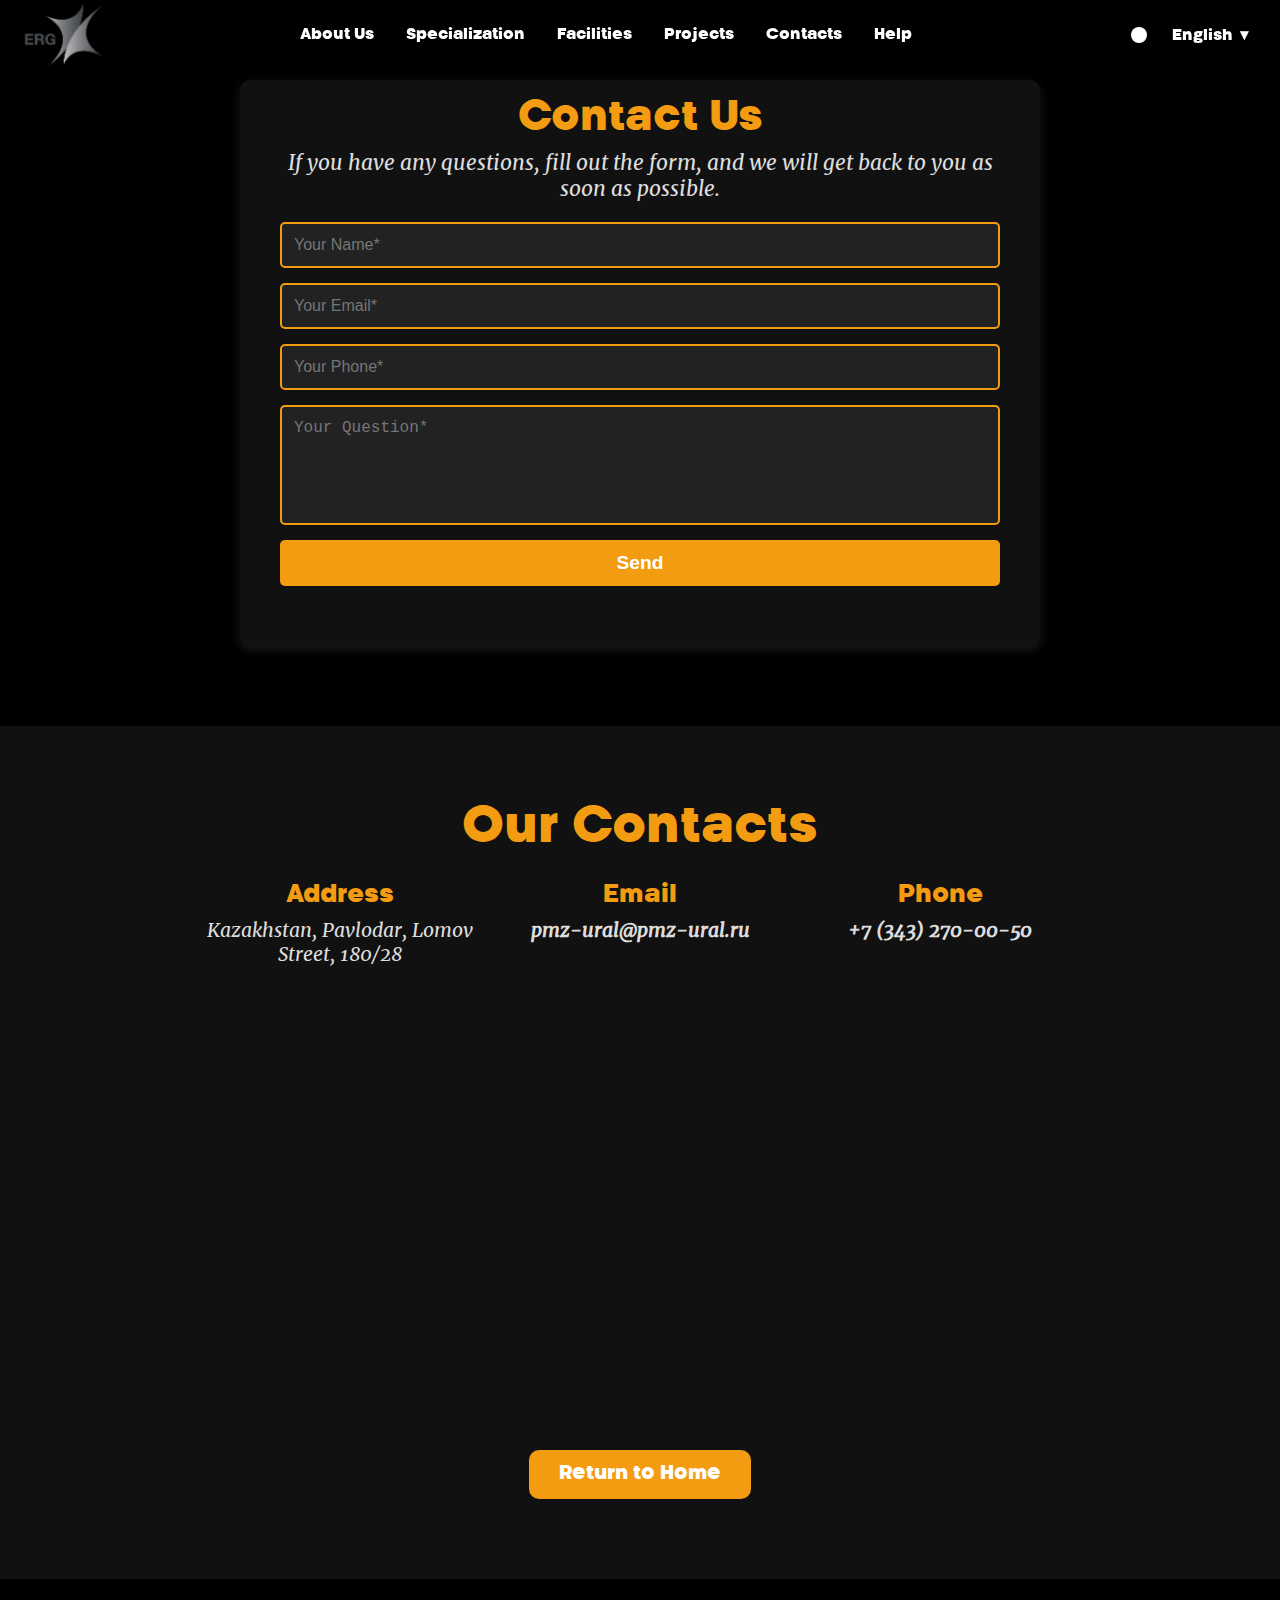
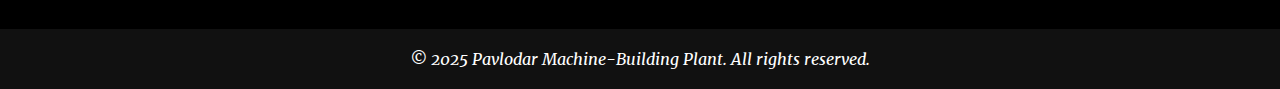
<file: Help-en.html>
<!DOCTYPE html>
<html lang="en">
<head>
    <meta charset="UTF-8">
    <meta name="viewport" content="width=device-width, initial-scale=1.0">
    <title>Help | Contact Us</title>
    <link rel="stylesheet" href="css/main.css">
    <link rel="stylesheet" href="css/help.css">
    <script src="js/app.js" defer></script>
</head>
<body>

<!-- Success Message at the Top -->
<div id="success-message">
    Your request has been sent!
</div>

<!-- Navigation Panel -->
<nav class="navbar">
    <a href="index-en.html">
        <img src="img/i.png" alt="Plant" loading="lazy">
    </a>

    <!-- Burger Icon -->
    <div class="burger">
        <span></span>
        <span></span>
        <span></span>
    </div>

    <ul class="nav-links">
        <li><a href="index-en.html#about">About Us</a></li>
        <li><a href="index-en.html#specialization">Specialization</a></li>
        <li><a href="index-en.html#production">Facilities</a></li>
        <li><a href="index-en.html#projects">Projects</a></li>
        <li><a href="index-en.html#contacts">Contacts</a></li>
        <li><a href="Help-en.html" class="help-button-nav active">Help</a></li>
    </ul>

    <div class="nav-actions">
        <button id="theme-toggle">
            <div class="theme-icon"></div>
        </button>

        <div class="language-switcher">
            <button class="lang-btn">English ▼</button>
            <ul class="lang-menu">
                <li data-lang="ru" data-url="Help.html">Русский</li>
                <li data-lang="en" data-url="Help-en.html">English</li>
                <li data-lang="kz" data-url="Help-kz.html">Қазақша</li>
            </ul>
        </div>
    </div>
</nav>

<!-- "Contact Us" Section -->
<section class="contact-section">
    <div class="contact-container">
        <div class="contact-info">
            <h2>Contact Us</h2>
            <p>If you have any questions, fill out the form, and we will get back to you as soon as possible.</p>

        <div class="contact-form">
            <form id="contact-form" action="https://api.web3forms.com/submit" method="POST">
                <input type="hidden" name="access_key" value="b2b2f75e-8698-4fd6-822d-8b78adea8086">
                <input type="text" name="name" placeholder="Your Name*" required>
                <input type="email" name="email" placeholder="Your Email*" required>
                <input type="tel" name="phone" placeholder="Your Phone*" required>
                <textarea name="message" placeholder="Your Question*" required></textarea>
                <button type="submit" class="submit-btn">Send</button>
            </form>
        </div>
    </div>
</section>

<!-- "Contacts & Map" Section -->
<section class="contacts-section">
    <h2>Our Contacts</h2>
    <div class="contacts-container">
        <div class="contact-item">
            <h3>Address</h3>
            <p>Kazakhstan, Pavlodar, Lomov Street, 180/28</p>
        </div>
        <div class="contact-item">
            <h3>Email</h3>
            <p class="contact-text">pmz-ural@pmz-ural.ru</p>
        </div>
        <div class="contact-item">
            <h3>Phone</h3>
            <p class="contact-text">+7 (343) 270-00-50</p>
        </div>
    </div>

    <!-- Map Location -->
    <div class="map-container">
        <iframe 
           src="https://www.google.com/maps/embed?pb=!1m18!1m12!1m3!1d2288.4523180298996!2d77.00852487649787!3d52.26842927202722!2m3!1f0!2f0!3f0!3m2!1i1024!2i768!4f13.1!3m3!1m2!1s0x42f9cb1308afffff%3A0xce6a1d19858a5cc7!2z0J_QvtCx0LvQsNC00LDQu9C40YfQvdCw0Y8g0LzQsNGP0L3QuNC90L7QstGB0LrQsNGPINC90L4gIkVSRyBTZXJ2aWNlIg!5e0!3m2!1sru!2skz!4v1730198496988!5m2!1sru!2skz" 
            width="100%" height="400" style="border:0;" allowfullscreen="" loading="lazy" referrerpolicy="no-referrer-when-downgrade">
        </iframe>
    </div>

    <div class="back-button-container">
        <a href="index-en.html" class="button-back">Return to Home</a>
    </div>
</section>

<!-- Footer -->
<footer class="footer">
    <div class="container">
        <p>© 2025 Pavlodar Machine-Building Plant. All rights reserved.</p>
    </div>
</footer>

<script>
    // Handle form submission
    document.getElementById('contact-form').addEventListener('submit', async function(event) {
        event.preventDefault(); // Prevent default form submission
        const form = event.target;
        const formData = new FormData(form);
        const successMessage = document.getElementById('success-message');

        try {
            const response = await fetch(form.action, {
                method: 'POST',
                body: formData
            });

            const result = await response.json();

            if (result.success) {
                successMessage.classList.add('show'); // Show success message
                form.reset(); // Reset form fields
                setTimeout(() => {
                    successMessage.classList.remove('show');
                }, 3000);
            } else {
                alert('Error submitting the form. Check the access key or try again.');
            }
        } catch (error) {
            console.error('Error:', error);
            alert('An error occurred. Check your connection and try again.');
        }
    });
</script>

</body>
</html>
</file>
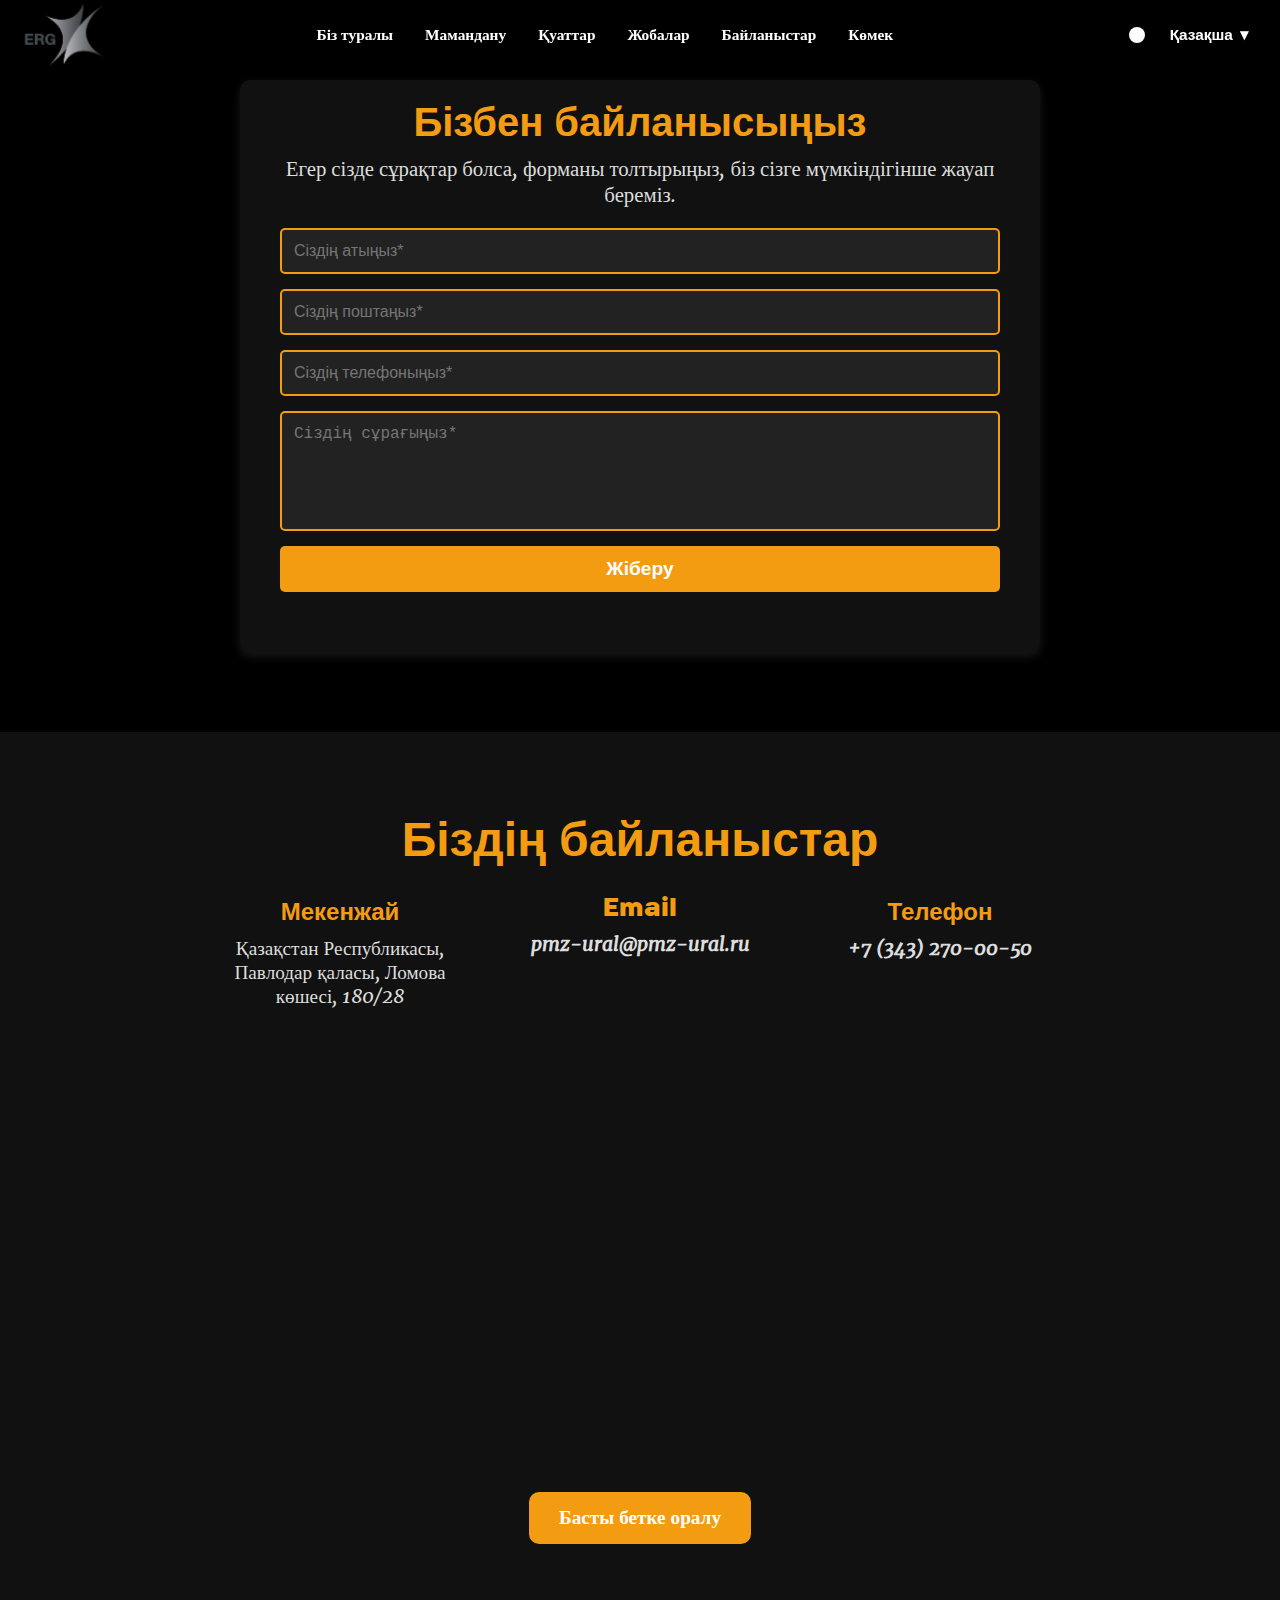
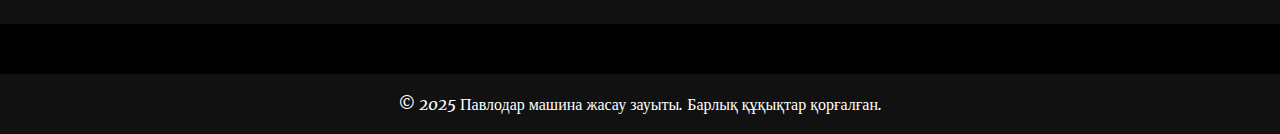
<file: Help-kz.html>
<!DOCTYPE html>
<html lang="kk">
<head>
    <meta charset="UTF-8">
    <meta name="viewport" content="width=device-width, initial-scale=1.0">
    <title>Көмек | Бізбен байланысыңыз</title>
    <link rel="stylesheet" href="css/main.css">
    <link rel="stylesheet" href="css/help.css">
    <script src="js/app.js" defer></script>
</head>
<body>

<!-- Success Message at the Top -->
<div id="success-message">
    Сіздің сұрауыңыз жіберілді!
</div>

<!-- Навигационная панель -->
<nav class="navbar">
    <a href="index.html">
        <img src="img/i.png" alt="Зауыт" loading="lazy">
    </a>

    <!-- Бургер-иконка -->
    <div class="burger">
        <span></span>
        <span></span>
        <span></span>
    </div>

    <ul class="nav-links">
        <li><a href="index-kz.html#about">Біз туралы</a></li>
        <li><a href="index-kz.html#specialization">Мамандану</a></li>
        <li><a href="index-kz.html#production">Қуаттар</a></li>
        <li><a href="index-kz.html#projects">Жобалар</a></li>
        <li><a href="index-kz.html#contacts">Байланыстар</a></li>
        <li><a href="Help-kz.html" class="help-button-nav active">Көмек</a></li>
    </ul>

    <div class="nav-actions">
        <button id="theme-toggle">
            <div class="theme-icon"></div>
        </button>

        <div class="language-switcher">
            <button class="lang-btn">Қазақша ▼</button>
            <ul class="lang-menu">
                <li data-lang="ru" data-url="Help.html">Русский</li>
                <li data-lang="en" data-url="Help-en.html">English</li>
                <li data-lang="kz" data-url="Help-kz.html">Қазақша</li>
            </ul>
        </div>
    </div>
</nav>

<!-- Секция "Свяжитесь с нами" -->
<section class="contact-section">
    <div class="contact-container">
        <div class="contact-info">
            <h2>Бізбен байланысыңыз</h2>
            <p>Егер сізде сұрақтар болса, форманы толтырыңыз, біз сізге мүмкіндігінше жауап береміз.</p>

        <div class="contact-form">
            <form id="contact-form" action="https://api.web3forms.com/submit" method="POST">
                <input type="hidden" name="access_key" value="b2b2f75e-8698-4fd6-822d-8b78adea8086">
                <input type="text" name="name" placeholder="Сіздің атыңыз*" required>
                <input type="email" name="email" placeholder="Сіздің поштаңыз*" required>
                <input type="tel" name="phone" placeholder="Сіздің телефоныңыз*" required>
                <textarea name="message" placeholder="Сіздің сұрағыңыз*" required></textarea>
                <button type="submit" class="submit-btn">Жіберу</button>
            </form>
        </div>
    </div>
</section>

<!-- Секция "Контакты и карта" -->
<section class="contacts-section">
    <h2>Біздің байланыстар</h2>
    <div class="contacts-container">
        <div class="contact-item">
            <h3>Мекенжай</h3>
            <p>Қазақстан Республикасы, Павлодар қаласы, Ломова көшесі, 180/28</p>
        </div>
        <div class="contact-item">
            <h3>Email</h3>
            <p class="contact-text">pmz-ural@pmz-ural.ru</p>
        </div>
        <div class="contact-item">
            <h3>Телефон</h3>
            <p class="contact-text">+7 (343) 270-00-50</p>
        </div>
    </div>

    <!-- Карта с локацией -->
    <div class="map-container">
        <iframe 
            src="https://www.google.com/maps/embed?pb=!1m18!1m12!1m3!1d2288.4523180298996!2d77.00852487649787!3d52.26842927202722!2m3!1f0!2f0!3f0!3m2!1i1024!2i768!4f13.1!3m3!1m2!1s0x42f9cb1308afffff%3A0xce6a1d19858a5cc7!2z0J_QvtCx0LvQsNC00LDQu9C40YfQvdCw0Y8g0LzQsNGP0L3QuNC90L7QstGB0LrQsNGPINC90L4gIkVSRyBTZXJ2aWNlIg!5e0!3m2!1sru!2skz!4v1730198496988!5m2!1sru!2skz" 
            width="100%" height="400" style="border:0;" allowfullscreen="" loading="lazy" referrerpolicy="no-referrer-when-downgrade">
        </iframe>
    </div>

    <div class="back-button-container">
        <a href="index-kz.html" class="button-back">Басты бетке оралу</a>
    </div>
</section>

<!-- Подвал -->
<footer class="footer">
    <div class="container">
        <p>© 2025 Павлодар машина жасау зауыты. Барлық құқықтар қорғалған.</p>
    </div>
</footer>

<script>
    // Обрабатывать отправку формы
    document.getElementById('contact-form').addEventListener('submit', async function(event) {
        event.preventDefault(); // Предотвращение отправки формы по умолчанию
        const form = event.target;
        const formData = new FormData(form);
        const successMessage = document.getElementById('success-message');

        try {
            const response = await fetch(form.action, {
                method: 'POST',
                body: formData
            });

            const result = await response.json();

            if (result.success) {
                successMessage.classList.add('show'); // Показать сообщение об успешном завершении
                form.reset(); // Сброс полей формы
                setTimeout(() => {
                    successMessage.classList.remove('show');
                }, 3000);
            } else {
                alert('Форма жіберуде қате пайда болды. Кілтті тексеріңіз немесе қайтадан көріңіз.');
            }
        } catch (error) {
            console.error('Error:', error);
            alert('Қате пайда болды. Байланысты тексеріңіз және қайтадан көріңіз.');
        }
    });
</script>

</body>
</html>
</file>
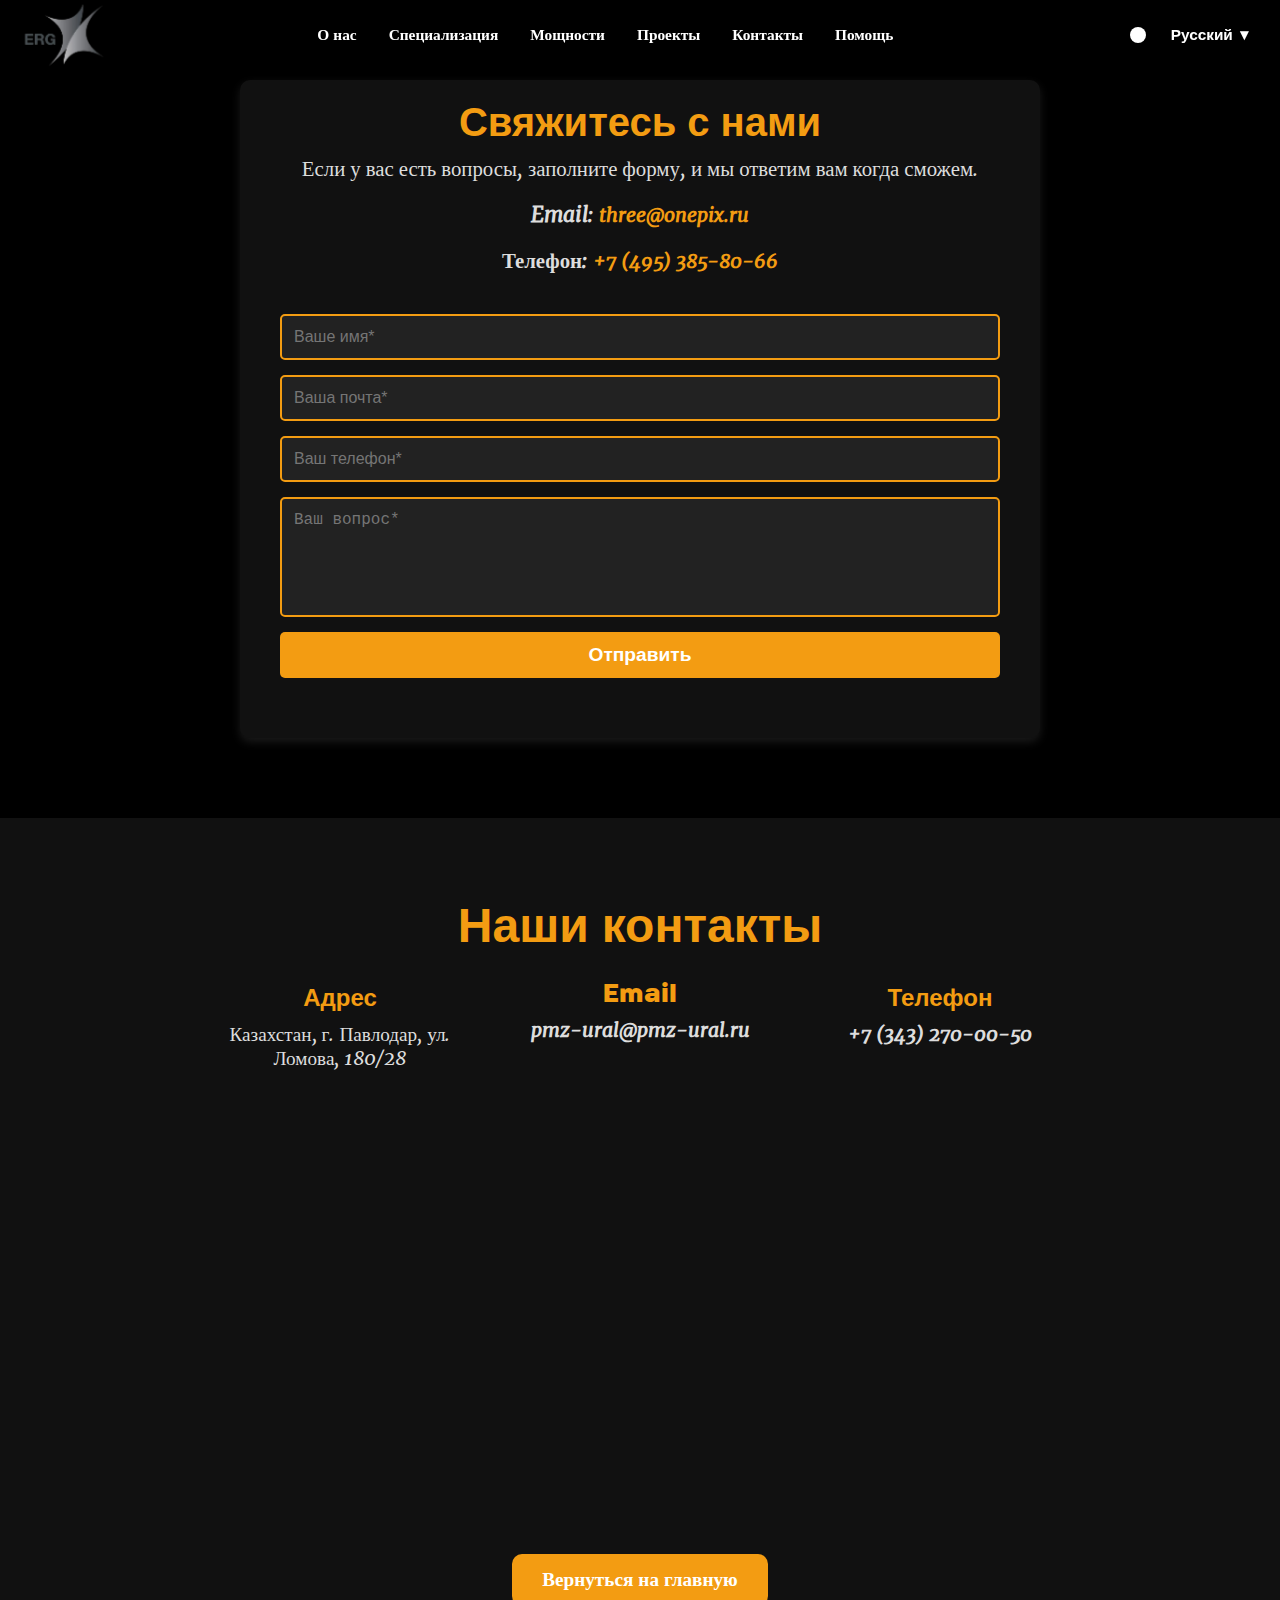
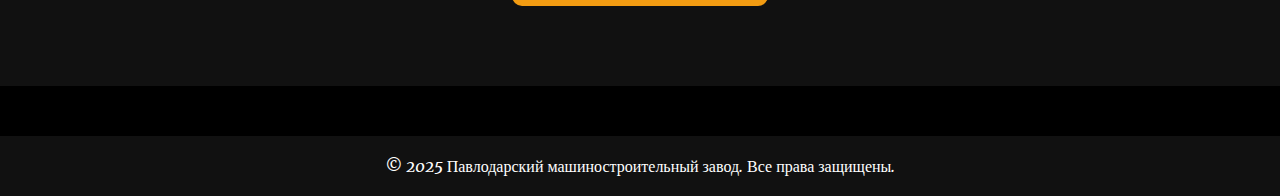
<file: Help.html>
<!DOCTYPE html>
<html lang="ru">
<head>
    <meta charset="UTF-8">
    <meta name="viewport" content="width=device-width, initial-scale=1.0">
    <title>Помощь | Свяжитесь с нами</title>
    <link rel="stylesheet" href="css/main.css">
    <link rel="stylesheet" href="css/help.css">
    <script src="js/app.js" defer></script>
</head>
<body>

<!-- Success Message at the Top -->
<div id="success-message">
    Ваш запрос отправлен!
</div>

<!-- Навигационная панель -->
<nav class="navbar">
    <a href="index.html">
        <img src="img/i.png" alt="Завод" loading="lazy">
    </a>

    <!-- Бургер-иконка -->
    <div class="burger">
        <span></span>
        <span></span>
        <span></span>
    </div>

    <ul class="nav-links">
        <li><a href="index.html#about">О нас</a></li>
        <li><a href="index.html#specialization">Специализация</a></li>
        <li><a href="index.html#production">Мощности</a></li>
        <li><a href="index.html#projects">Проекты</a></li>
        <li><a href="index.html#contacts">Контакты</a></li>
        <li><a href="Help.html" class="help-button-nav active">Помощь</a></li>
    </ul>

    <div class="nav-actions">
        <button id="theme-toggle">
            <div class="theme-icon"></div>
        </button>

        <div class="language-switcher">
            <button class="lang-btn">Русский ▼</button>
            <ul class="lang-menu">
                <li data-lang="ru" data-url="Help.html">Русский</li>
                <li data-lang="en" data-url="Help-en.html">English</li>
                <li data-lang="kz" data-url="Help-kz.html">Қазақша</li>
            </ul>
        </div>
    </div>
</nav>

<!-- Секция "Свяжитесь с нами" -->
<section class="contact-section">
    <div class="contact-container">
        <div class="contact-info">
            <h2>Свяжитесь с нами</h2>
            <p>Если у вас есть вопросы, заполните форму, и мы ответим вам когда сможем.</p>
            <div class="contact-details">
                <p><strong>Email:</strong> <span class="contact-text">three@onepix.ru</span></p>
                <p><strong>Телефон:</strong> <span class="contact-text">+7 (495) 385-80-66</span></p>
            </div>
        </div>

        <div class="contact-form">
            <form id="contact-form">
                <input type="text" name="name" placeholder="Ваше имя*" required>
                <input type="email" name="email" placeholder="Ваша почта*" required>
                <input type="tel" name="phone" placeholder="Ваш телефон*" required>
                <textarea name="message" placeholder="Ваш вопрос*" required></textarea>
                <button type="submit" class="submit-btn">Отправить</button>
            </form>
        </div>
    </div>
</section>

<!-- Секция "Контакты и карта" -->
<section class="contacts-section">
    <h2>Наши контакты</h2>
    <div class="contacts-container">
        <div class="contact-item">
            <h3>Адрес</h3>
            <p>Казахстан, г. Павлодар, ул. Ломова, 180/28</p>
        </div>
        <div class="contact-item">
            <h3>Email</h3>
            <p class="contact-text">pmz-ural@pmz-ural.ru</p>
        </div>
        <div class="contact-item">
            <h3>Телефон</h3>
            <p class="contact-text">+7 (343) 270-00-50</p>
        </div>
    </div>

    <!-- Карта с локацией -->
    <div class="map-container">
        <iframe 
            src="https://www.google.com/maps/embed?pb=!1m18!1m12!1m3!1d2288.4523180298996!2d77.00852487649787!3d52.26842927202722!2m3!1f0!2f0!3f0!3m2!1i1024!2i768!4f13.1!3m3!1m2!1s0x42f9cb1308afffff%3A0xce6a1d19858a5cc7!2z0J_QvtCx0LvQsNC00LDQu9C40YfQvdCw0Y8g0LzQsNGP0L3QuNC90L7QstGB0LrQsNGPINC90L4gIkVSRyBTZXJ2aWNlIg!5e0!3m2!1sru!2skz!4v1730198496988!5m2!1sru!2skz" 
            width="100%" height="400" style="border:0;" allowfullscreen="" loading="lazy" referrerpolicy="no-referrer-when-downgrade">
        </iframe>
    </div>

    <div class="back-button-container">
        <a href="index.html" class="button-back">Вернуться на главную</a>
    </div>
</section>

<!-- Подвал -->
<footer class="footer">
    <div class="container">
        <p>© 2025 Павлодарский машиностроительный завод. Все права защищены.</p>
    </div>
</footer>

<script>
    // Handle form submission
    document.getElementById('contact-form').addEventListener('submit', function(event) {
        event.preventDefault(); // Prevent default form submission
        const successMessage = document.getElementById('success-message');
        successMessage.classList.add('show'); // Show message with fade-in
        this.reset(); // Reset form fields
        // Hide message with fade-out after 3 seconds
        setTimeout(() => {
            successMessage.classList.remove('show');
        }, 3000);
    });
</script>

</body>
</html>
</file>
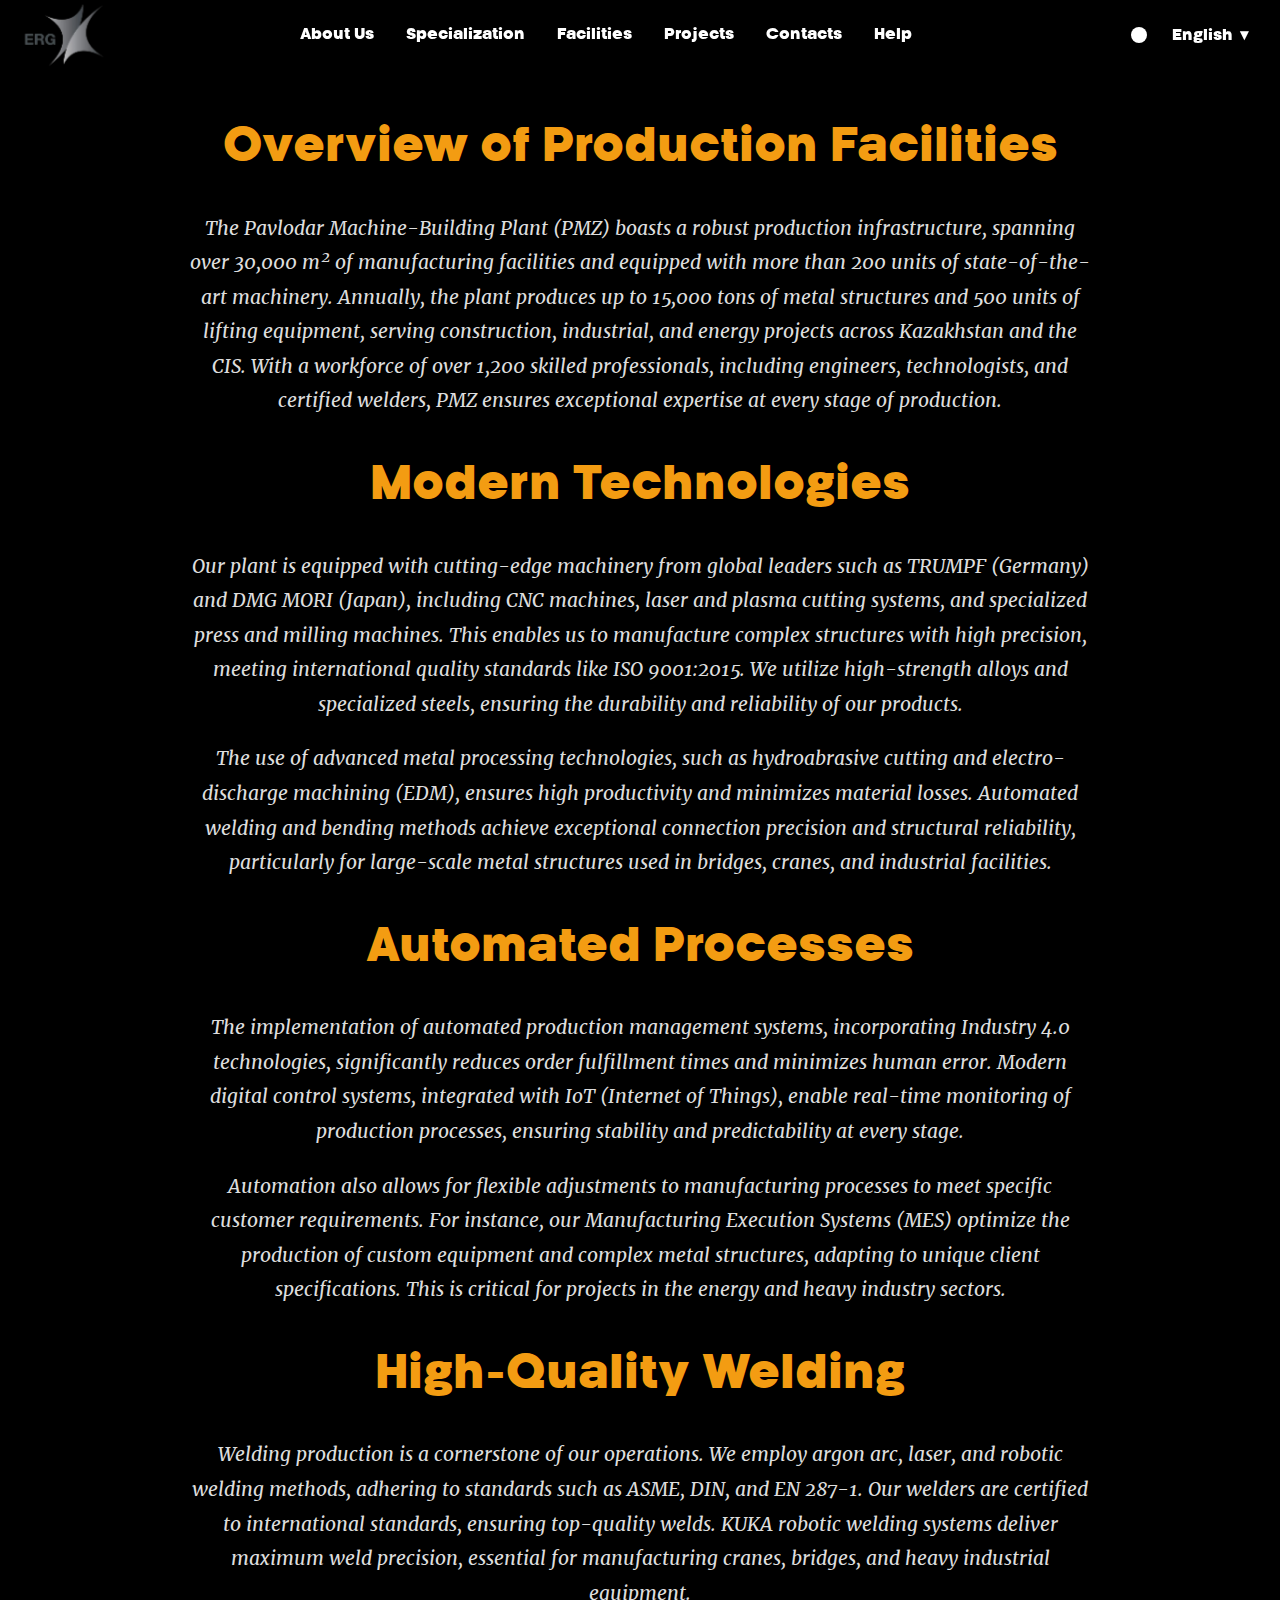
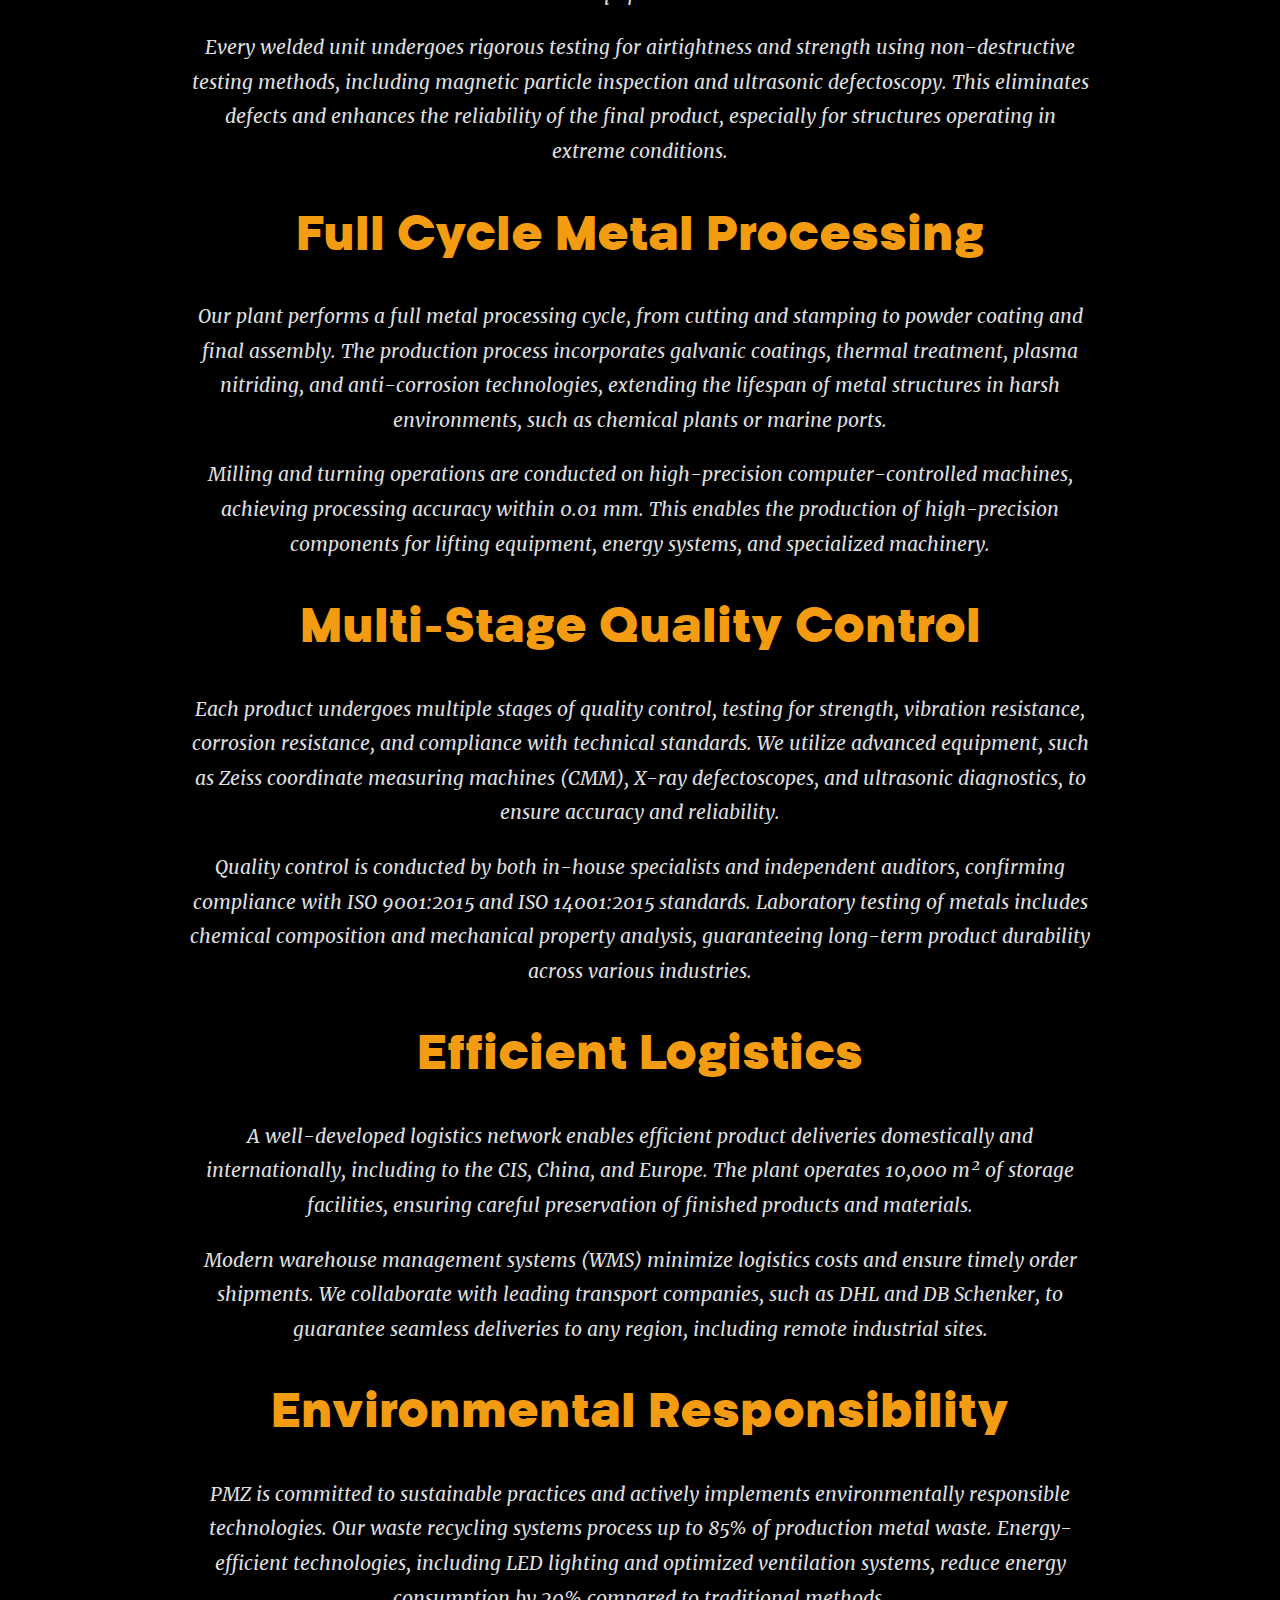
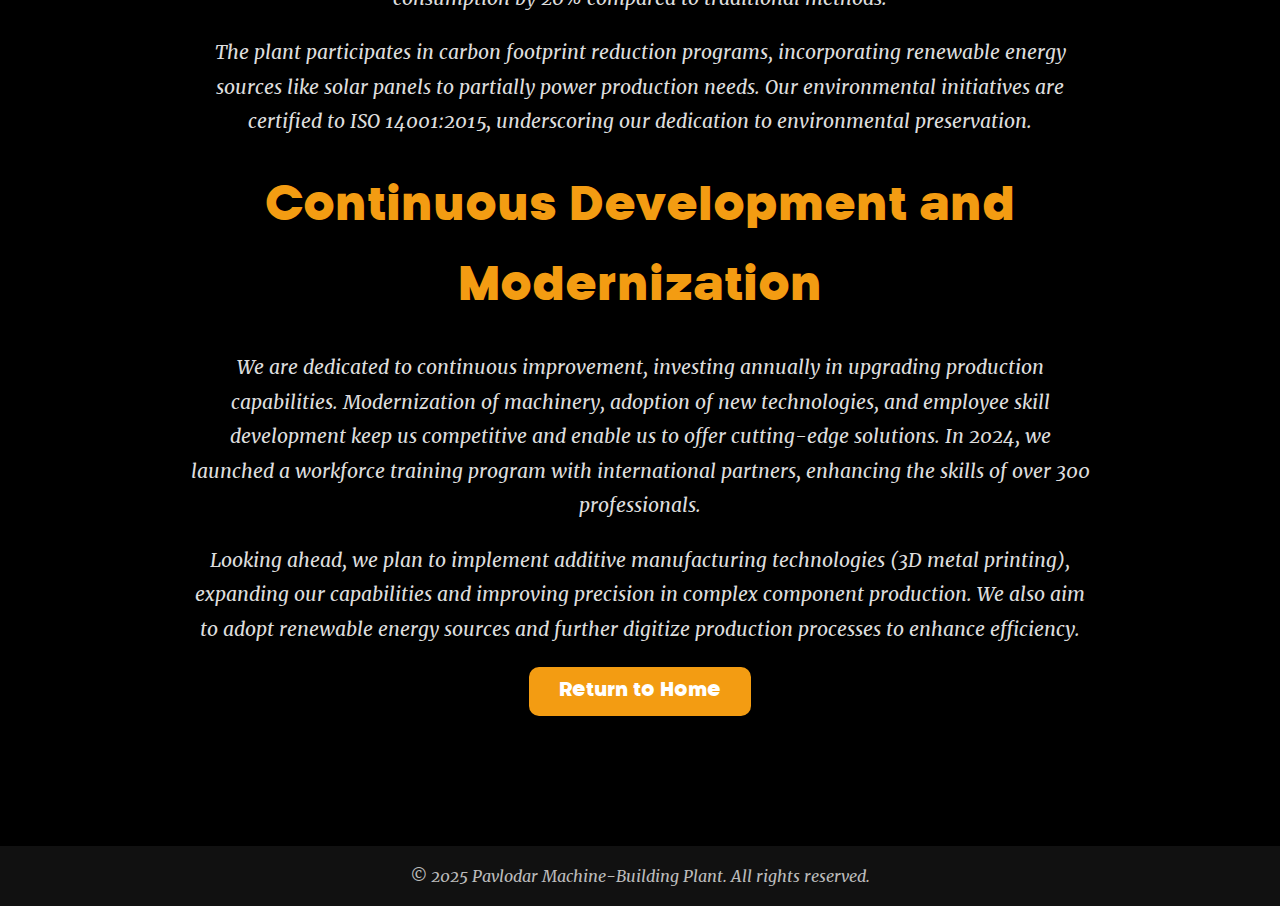
<file: Moh-en.html>
<!DOCTYPE html>
<html lang="en">

<head>
    <meta charset="UTF-8">
    <meta name="viewport" content="width=device-width, initial-scale=1.0">
    <title>Production Facilities | Pavlodar Machine-Building Plant</title>
    <link rel="stylesheet" href="css/main.css">  
    <link rel="stylesheet" href="css/production.css">
    <script src="js/app.js" defer></script>
</head>

<body>

    <!-- Navigation Panel -->
    <nav class="navbar">
        <a href="index-en.html">
            <img src="img/i.png" alt="Plant" loading="lazy">
        </a>

        <!-- Burger Icon -->
        <div class="burger">
            <span></span>
            <span></span>
            <span></span>
        </div>

        <ul class="nav-links">
            <li><a href="index-en.html#about">About Us</a></li>
            <li><a href="index-en.html#specialization">Specialization</a></li>
            <li><a href="index-en.html#production">Facilities</a></li>
            <li><a href="index-en.html#projects">Projects</a></li>
            <li><a href="index-en.html#contacts">Contacts</a></li>
            <li><a href="Help-en.html" class="help-button-nav">Help</a></li>
        </ul>

        <div class="nav-actions">
            <button id="theme-toggle">
                <div class="theme-icon"></div>
            </button>

            <div class="language-switcher">
                <button class="lang-btn">English ▼</button>
                <ul class="lang-menu">
                    <li data-lang="ru" data-url="Moh.html">Русский</li>
                    <li data-lang="en" data-url="Moh-en.html">English</li>
                    <li data-lang="kz" data-url="Moh-kz.html">Қазақша</li>
                </ul>
            </div>
        </div>
    </nav>

    <!-- Production Facilities -->
    <section class="production">
        <div class="production__container">

            <div class="production-text">
                <h2>Overview of Production Facilities</h2>
                <p>The Pavlodar Machine-Building Plant (PMZ) boasts a robust production infrastructure, spanning over 30,000 m² of manufacturing facilities and equipped with more than 200 units of state-of-the-art machinery. Annually, the plant produces up to 15,000 tons of metal structures and 500 units of lifting equipment, serving construction, industrial, and energy projects across Kazakhstan and the CIS. With a workforce of over 1,200 skilled professionals, including engineers, technologists, and certified welders, PMZ ensures exceptional expertise at every stage of production.</p>

                <h2>Modern Technologies</h2>
                <p>Our plant is equipped with cutting-edge machinery from global leaders such as TRUMPF (Germany) and DMG MORI (Japan), including CNC machines, laser and plasma cutting systems, and specialized press and milling machines. This enables us to manufacture complex structures with high precision, meeting international quality standards like ISO 9001:2015. We utilize high-strength alloys and specialized steels, ensuring the durability and reliability of our products.</p>
                <p>The use of advanced metal processing technologies, such as hydroabrasive cutting and electro-discharge machining (EDM), ensures high productivity and minimizes material losses. Automated welding and bending methods achieve exceptional connection precision and structural reliability, particularly for large-scale metal structures used in bridges, cranes, and industrial facilities.</p>

                <h2>Automated Processes</h2>
                <p>The implementation of automated production management systems, incorporating Industry 4.0 technologies, significantly reduces order fulfillment times and minimizes human error. Modern digital control systems, integrated with IoT (Internet of Things), enable real-time monitoring of production processes, ensuring stability and predictability at every stage.</p>
                <p>Automation also allows for flexible adjustments to manufacturing processes to meet specific customer requirements. For instance, our Manufacturing Execution Systems (MES) optimize the production of custom equipment and complex metal structures, adapting to unique client specifications. This is critical for projects in the energy and heavy industry sectors.</p>

                <h2>High-Quality Welding</h2>
                <p>Welding production is a cornerstone of our operations. We employ argon arc, laser, and robotic welding methods, adhering to standards such as ASME, DIN, and EN 287-1. Our welders are certified to international standards, ensuring top-quality welds. KUKA robotic welding systems deliver maximum weld precision, essential for manufacturing cranes, bridges, and heavy industrial equipment.</p>
                <p>Every welded unit undergoes rigorous testing for airtightness and strength using non-destructive testing methods, including magnetic particle inspection and ultrasonic defectoscopy. This eliminates defects and enhances the reliability of the final product, especially for structures operating in extreme conditions.</p>

                <h2>Full Cycle Metal Processing</h2>
                <p>Our plant performs a full metal processing cycle, from cutting and stamping to powder coating and final assembly. The production process incorporates galvanic coatings, thermal treatment, plasma nitriding, and anti-corrosion technologies, extending the lifespan of metal structures in harsh environments, such as chemical plants or marine ports.</p>
                <p>Milling and turning operations are conducted on high-precision computer-controlled machines, achieving processing accuracy within 0.01 mm. This enables the production of high-precision components for lifting equipment, energy systems, and specialized machinery.</p>

                <h2>Multi-Stage Quality Control</h2>
                <p>Each product undergoes multiple stages of quality control, testing for strength, vibration resistance, corrosion resistance, and compliance with technical standards. We utilize advanced equipment, such as Zeiss coordinate measuring machines (CMM), X-ray defectoscopes, and ultrasonic diagnostics, to ensure accuracy and reliability.</p>
                <p>Quality control is conducted by both in-house specialists and independent auditors, confirming compliance with ISO 9001:2015 and ISO 14001:2015 standards. Laboratory testing of metals includes chemical composition and mechanical property analysis, guaranteeing long-term product durability across various industries.</p>

                <h2>Efficient Logistics</h2>
                <p>A well-developed logistics network enables efficient product deliveries domestically and internationally, including to the CIS, China, and Europe. The plant operates 10,000 m² of storage facilities, ensuring careful preservation of finished products and materials.</p>
                <p>Modern warehouse management systems (WMS) minimize logistics costs and ensure timely order shipments. We collaborate with leading transport companies, such as DHL and DB Schenker, to guarantee seamless deliveries to any region, including remote industrial sites.</p>

                <h2>Environmental Responsibility</h2>
                <p>PMZ is committed to sustainable practices and actively implements environmentally responsible technologies. Our waste recycling systems process up to 85% of production metal waste. Energy-efficient technologies, including LED lighting and optimized ventilation systems, reduce energy consumption by 20% compared to traditional methods.</p>
                <p>The plant participates in carbon footprint reduction programs, incorporating renewable energy sources like solar panels to partially power production needs. Our environmental initiatives are certified to ISO 14001:2015, underscoring our dedication to environmental preservation.</p>

                <h2>Continuous Development and Modernization</h2>
                <p>We are dedicated to continuous improvement, investing annually in upgrading production capabilities. Modernization of machinery, adoption of new technologies, and employee skill development keep us competitive and enable us to offer cutting-edge solutions. In 2024, we launched a workforce training program with international partners, enhancing the skills of over 300 professionals.</p>
                <p>Looking ahead, we plan to implement additive manufacturing technologies (3D metal printing), expanding our capabilities and improving precision in complex component production. We also aim to adopt renewable energy sources and further digitize production processes to enhance efficiency.</p>
            </div>

            <!-- "Return to Home" Button -->
            <div class="back-button-container">
                <a href="index-en.html" class="button-back">Return to Home</a>
            </div>
        </div>
    </section>

    <!-- Footer -->
    <footer class="footer">
        <div class="container">
            <p>© 2025 Pavlodar Machine-Building Plant. All rights reserved.</p>
        </div>
    </footer>

</body>
</html>
</file>
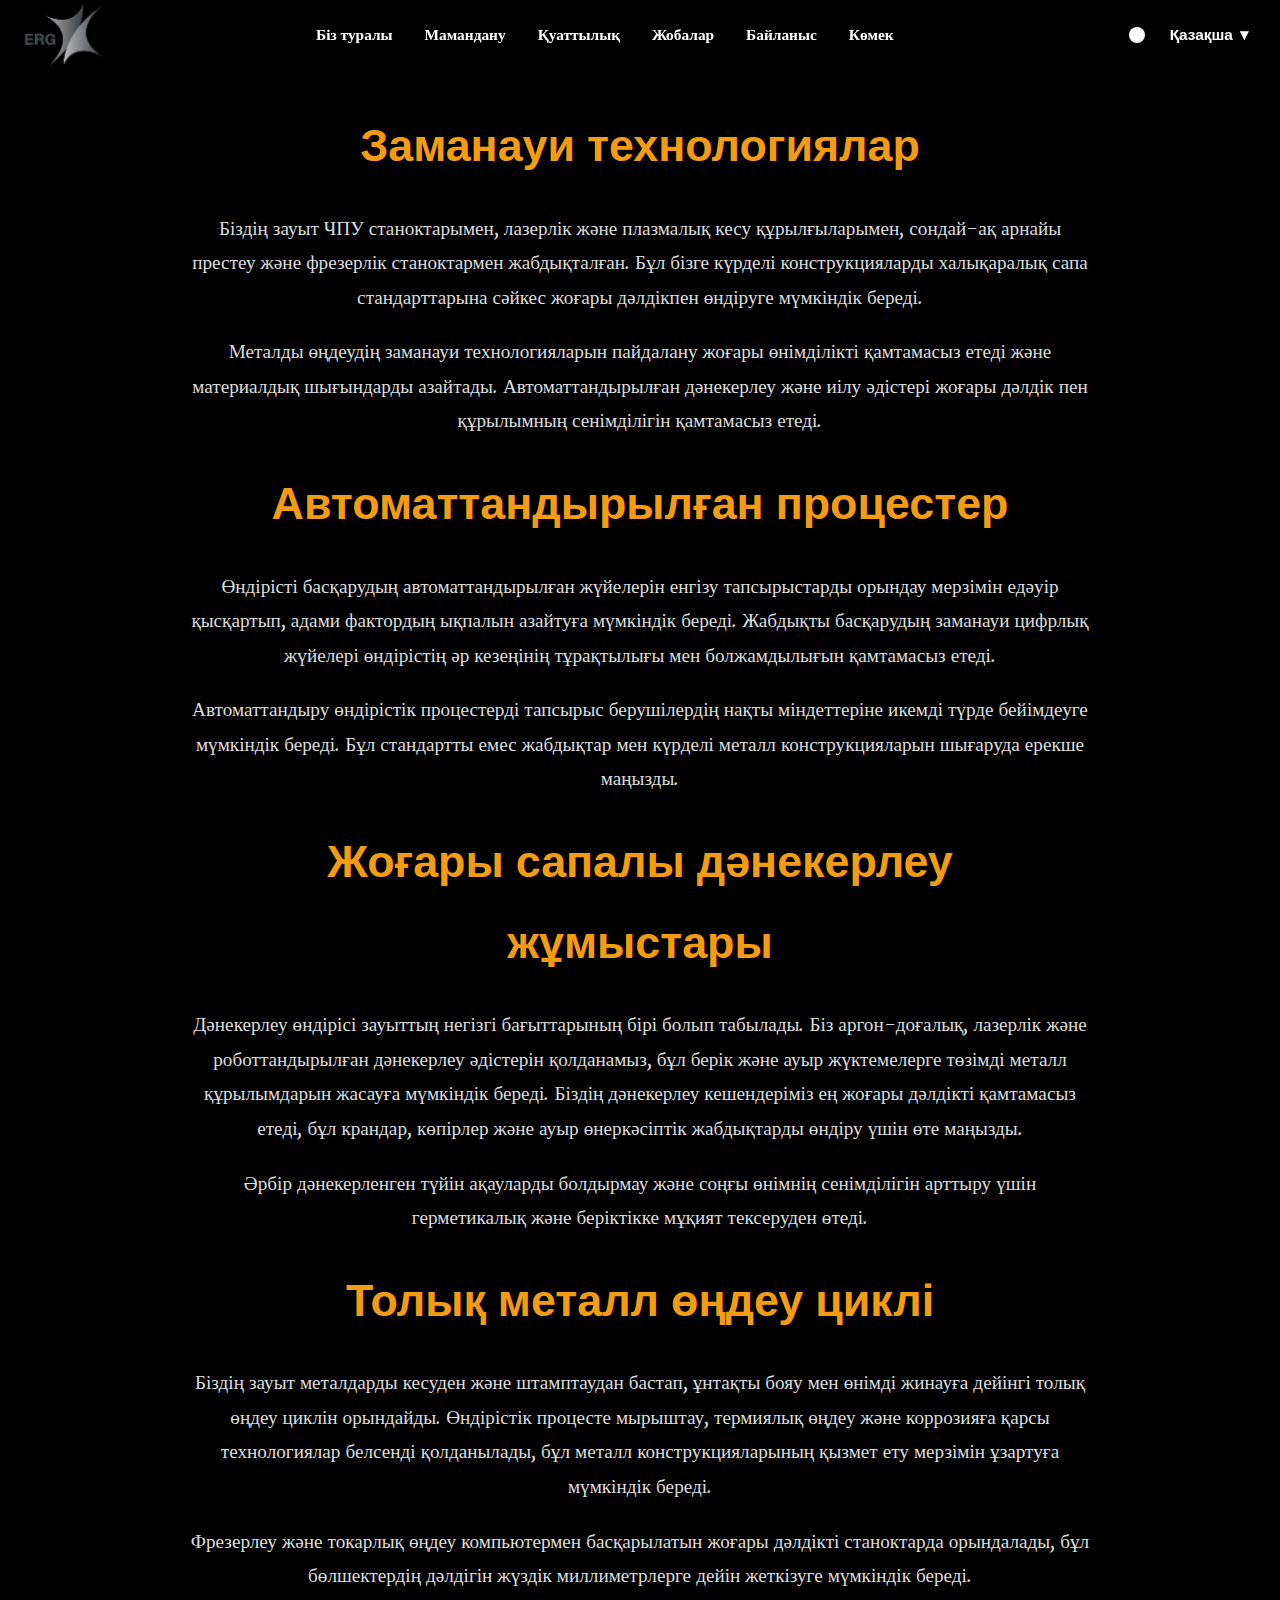
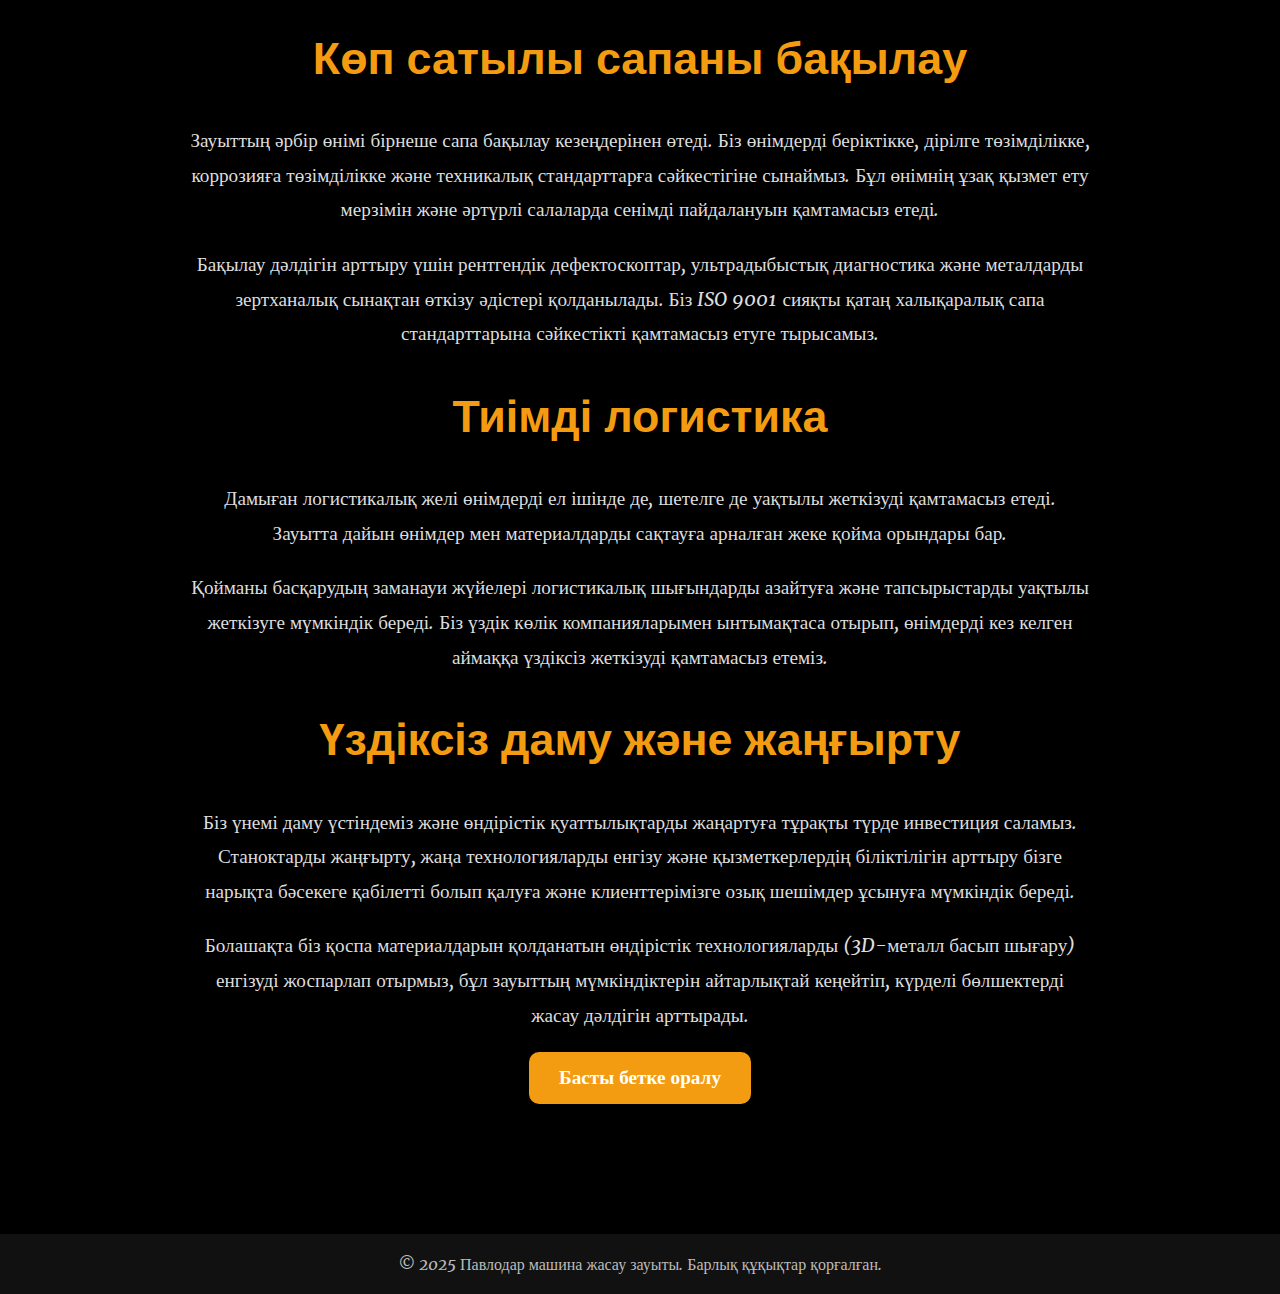
<file: Moh-kz.html>
<!DOCTYPE html>
<html lang="kz">

<head>
    <meta charset="UTF-8">
    <meta name="viewport" content="width=device-width, initial-scale=1.0">
    <title>Өндірістік қуаттылықтар | Павлодар машина жасау зауыты</title>
    <link rel="stylesheet" href="css/main.css">  
    <link rel="stylesheet" href="css/production.css">
    <script src="js/app.js" defer></script>
</head>

<body>

    <!-- Навигациялық панель -->
    <nav class="navbar">
        <a href="index-kz.html">
            <img src="img/i.png" alt="Зауыт" loading="lazy">
        </a>

        <!-- Бургер-иконка -->
        <div class="burger">
            <span></span>
            <span></span>
            <span></span>
        </div>

        <ul class="nav-links">
            <li><a href="index-kz.html#about">Біз туралы</a></li>
            <li><a href="index-kz.html#specialization">Мамандану</a></li>
            <li><a href="index-kz.html#production">Қуаттылық</a></li>
            <li><a href="index-kz.html#projects">Жобалар</a></li>
            <li><a href="index-kz.html#contacts">Байланыс</a></li>
            <li><a href="Help-kz.html" class="help-button-nav">Көмек</a></li>
        </ul>

        <div class="nav-actions">
            <button id="theme-toggle">
                <div class="theme-icon"></div>
            </button>

            <div class="language-switcher">
                <button class="lang-btn">Қазақша ▼</button>
                <ul class="lang-menu">
                    <li data-lang="ru" data-url="Moh.html">Русский</li>
                    <li data-lang="en" data-url="Moh-en.html">English</li>
                    <li data-lang="kz" data-url="Moh-kz.html">Қазақша</li>
                </ul>
            </div>
        </div>
    </nav>

    <!-- Өндірістік қуаттылықтар -->
    <section class="production">
        <div class="production__container">

            <div class="production-text">
                <h2>Заманауи технологиялар</h2>
                <p>Біздің зауыт ЧПУ станоктарымен, лазерлік және плазмалық кесу құрылғыларымен, сондай-ақ арнайы престеу және фрезерлік станоктармен жабдықталған. Бұл бізге күрделі конструкцияларды халықаралық сапа стандарттарына сәйкес жоғары дәлдікпен өндіруге мүмкіндік береді.</p>
                <p>Металды өңдеудің заманауи технологияларын пайдалану жоғары өнімділікті қамтамасыз етеді және материалдық шығындарды азайтады. Автоматтандырылған дәнекерлеу және иілу әдістері жоғары дәлдік пен құрылымның сенімділігін қамтамасыз етеді.</p>

                <h2>Автоматтандырылған процестер</h2>
                <p>Өндірісті басқарудың автоматтандырылған жүйелерін енгізу тапсырыстарды орындау мерзімін едәуір қысқартып, адами фактордың ықпалын азайтуға мүмкіндік береді. Жабдықты басқарудың заманауи цифрлық жүйелері өндірістің әр кезеңінің тұрақтылығы мен болжамдылығын қамтамасыз етеді.</p>
                <p>Автоматтандыру өндірістік процестерді тапсырыс берушілердің нақты міндеттеріне икемді түрде бейімдеуге мүмкіндік береді. Бұл стандартты емес жабдықтар мен күрделі металл конструкцияларын шығаруда ерекше маңызды.</p>

                <h2>Жоғары сапалы дәнекерлеу жұмыстары</h2>
                <p>Дәнекерлеу өндірісі зауыттың негізгі бағыттарының бірі болып табылады. Біз аргон-доғалық, лазерлік және роботтандырылған дәнекерлеу әдістерін қолданамыз, бұл берік және ауыр жүктемелерге төзімді металл құрылымдарын жасауға мүмкіндік береді. Біздің дәнекерлеу кешендеріміз ең жоғары дәлдікті қамтамасыз етеді, бұл крандар, көпірлер және ауыр өнеркәсіптік жабдықтарды өндіру үшін өте маңызды.</p>
                <p>Әрбір дәнекерленген түйін ақауларды болдырмау және соңғы өнімнің сенімділігін арттыру үшін герметикалық және беріктікке мұқият тексеруден өтеді.</p>

                <h2>Толық металл өңдеу циклі</h2>
                <p>Біздің зауыт металдарды кесуден және штамптаудан бастап, ұнтақты бояу мен өнімді жинауға дейінгі толық өңдеу циклін орындайды. Өндірістік процесте мырыштау, термиялық өңдеу және коррозияға қарсы технологиялар белсенді қолданылады, бұл металл конструкцияларының қызмет ету мерзімін ұзартуға мүмкіндік береді.</p>
                <p>Фрезерлеу және токарлық өңдеу компьютермен басқарылатын жоғары дәлдікті станоктарда орындалады, бұл бөлшектердің дәлдігін жүздік миллиметрлерге дейін жеткізуге мүмкіндік береді.</p>

                <h2>Көп сатылы сапаны бақылау</h2>
                <p>Зауыттың әрбір өнімі бірнеше сапа бақылау кезеңдерінен өтеді. Біз өнімдерді беріктікке, дірілге төзімділікке, коррозияға төзімділікке және техникалық стандарттарға сәйкестігіне сынаймыз. Бұл өнімнің ұзақ қызмет ету мерзімін және әртүрлі салаларда сенімді пайдалануын қамтамасыз етеді.</p>
                <p>Бақылау дәлдігін арттыру үшін рентгендік дефектоскоптар, ультрадыбыстық диагностика және металдарды зертханалық сынақтан өткізу әдістері қолданылады. Біз ISO 9001 сияқты қатаң халықаралық сапа стандарттарына сәйкестікті қамтамасыз етуге тырысамыз.</p>

                <h2>Тиімді логистика</h2>
                <p>Дамыған логистикалық желі өнімдерді ел ішінде де, шетелге де уақтылы жеткізуді қамтамасыз етеді. Зауытта дайын өнімдер мен материалдарды сақтауға арналған жеке қойма орындары бар.</p>
                <p>Қойманы басқарудың заманауи жүйелері логистикалық шығындарды азайтуға және тапсырыстарды уақтылы жеткізуге мүмкіндік береді. Біз үздік көлік компанияларымен ынтымақтаса отырып, өнімдерді кез келген аймаққа үздіксіз жеткізуді қамтамасыз етеміз.</p>

                <h2>Үздіксіз даму және жаңғырту</h2>
                <p>Біз үнемі даму үстіндеміз және өндірістік қуаттылықтарды жаңартуға тұрақты түрде инвестиция саламыз. Станоктарды жаңғырту, жаңа технологияларды енгізу және қызметкерлердің біліктілігін арттыру бізге нарықта бәсекеге қабілетті болып қалуға және клиенттерімізге озық шешімдер ұсынуға мүмкіндік береді.</p>
                <p>Болашақта біз қоспа материалдарын қолданатын өндірістік технологияларды (3D-металл басып шығару) енгізуді жоспарлап отырмыз, бұл зауыттың мүмкіндіктерін айтарлықтай кеңейтіп, күрделі бөлшектерді жасау дәлдігін арттырады.</p>
            </div>

            <!-- "Басты бетке оралу" батырмасы -->
            <div class="back-button-container">
                <a href="index-kz.html" class="button-back">Басты бетке оралу</a>
            </div>
        </div>
    </section>

    <!-- Төменгі бөлім -->
    <footer class="footer">
        <div class="container">
            <p>© 2025 Павлодар машина жасау зауыты. Барлық құқықтар қорғалған.</p>
        </div>
    </footer>

</body>
</html>
</file>
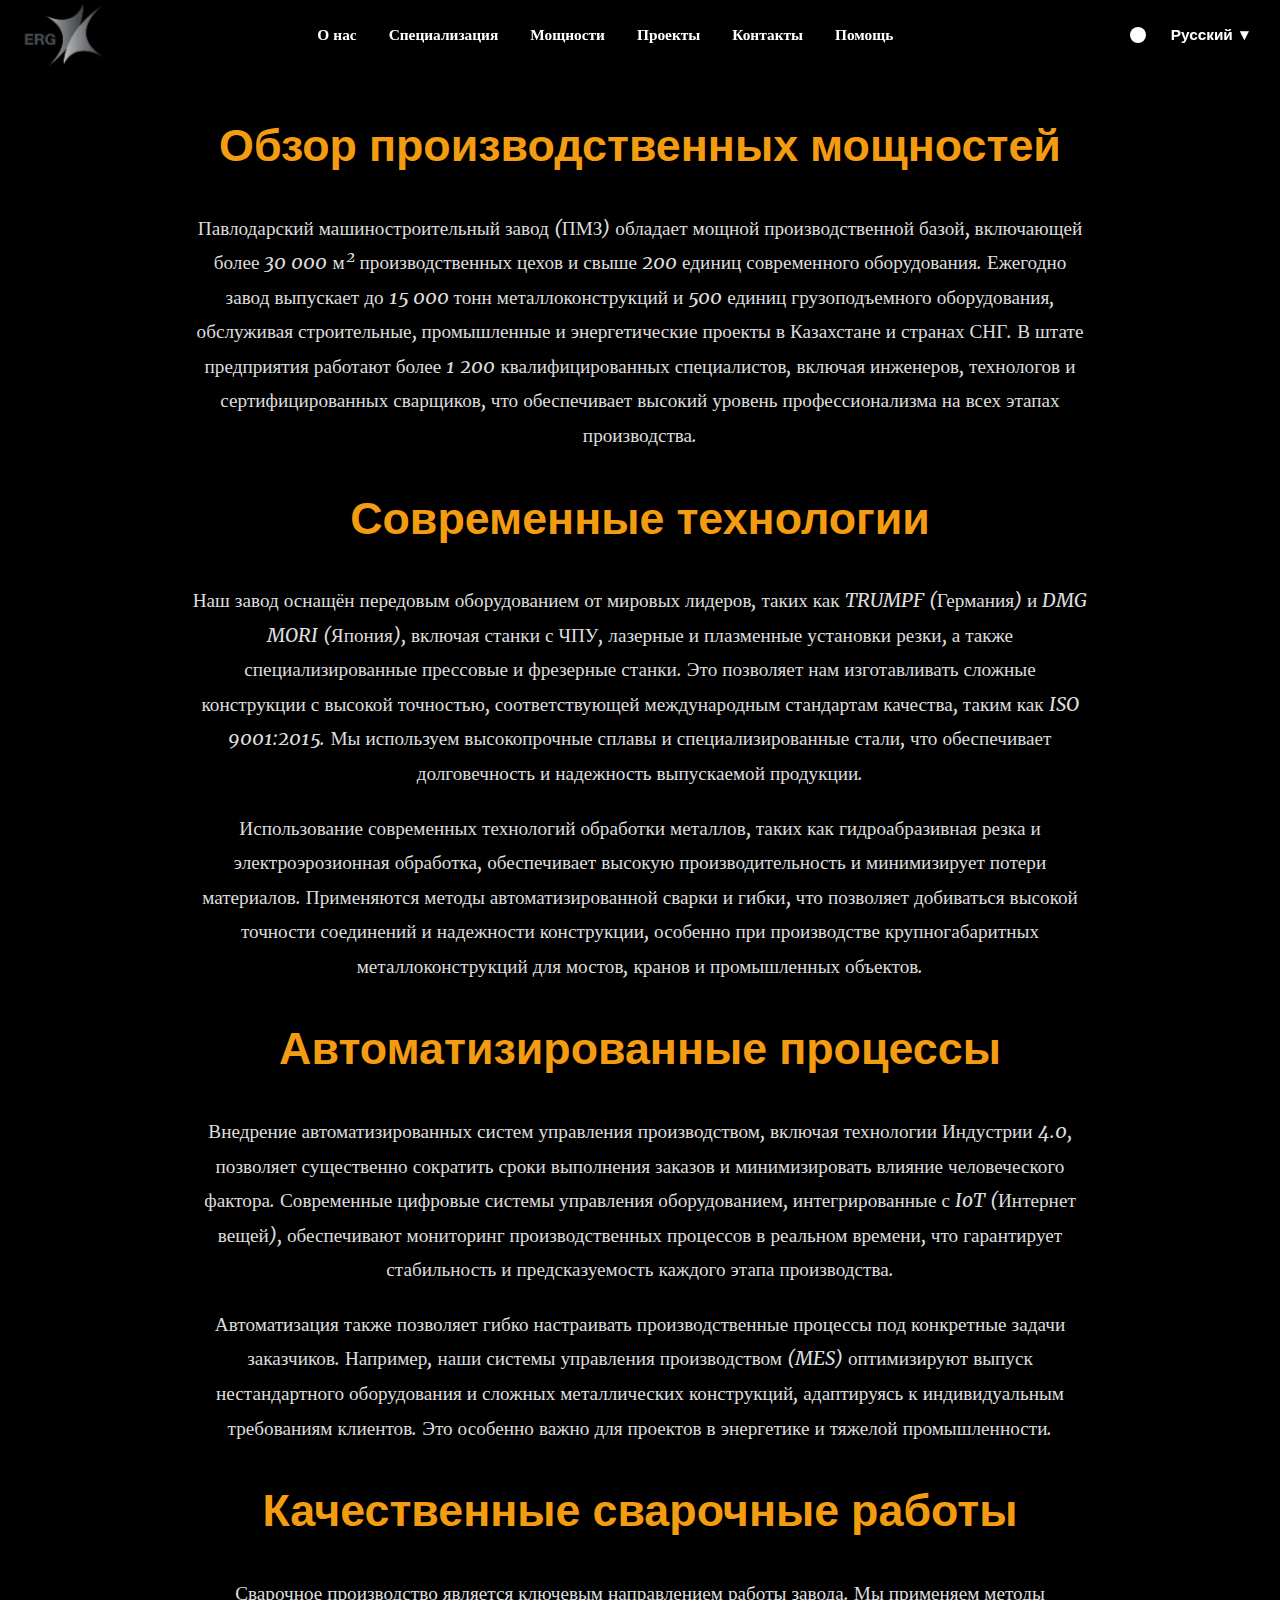
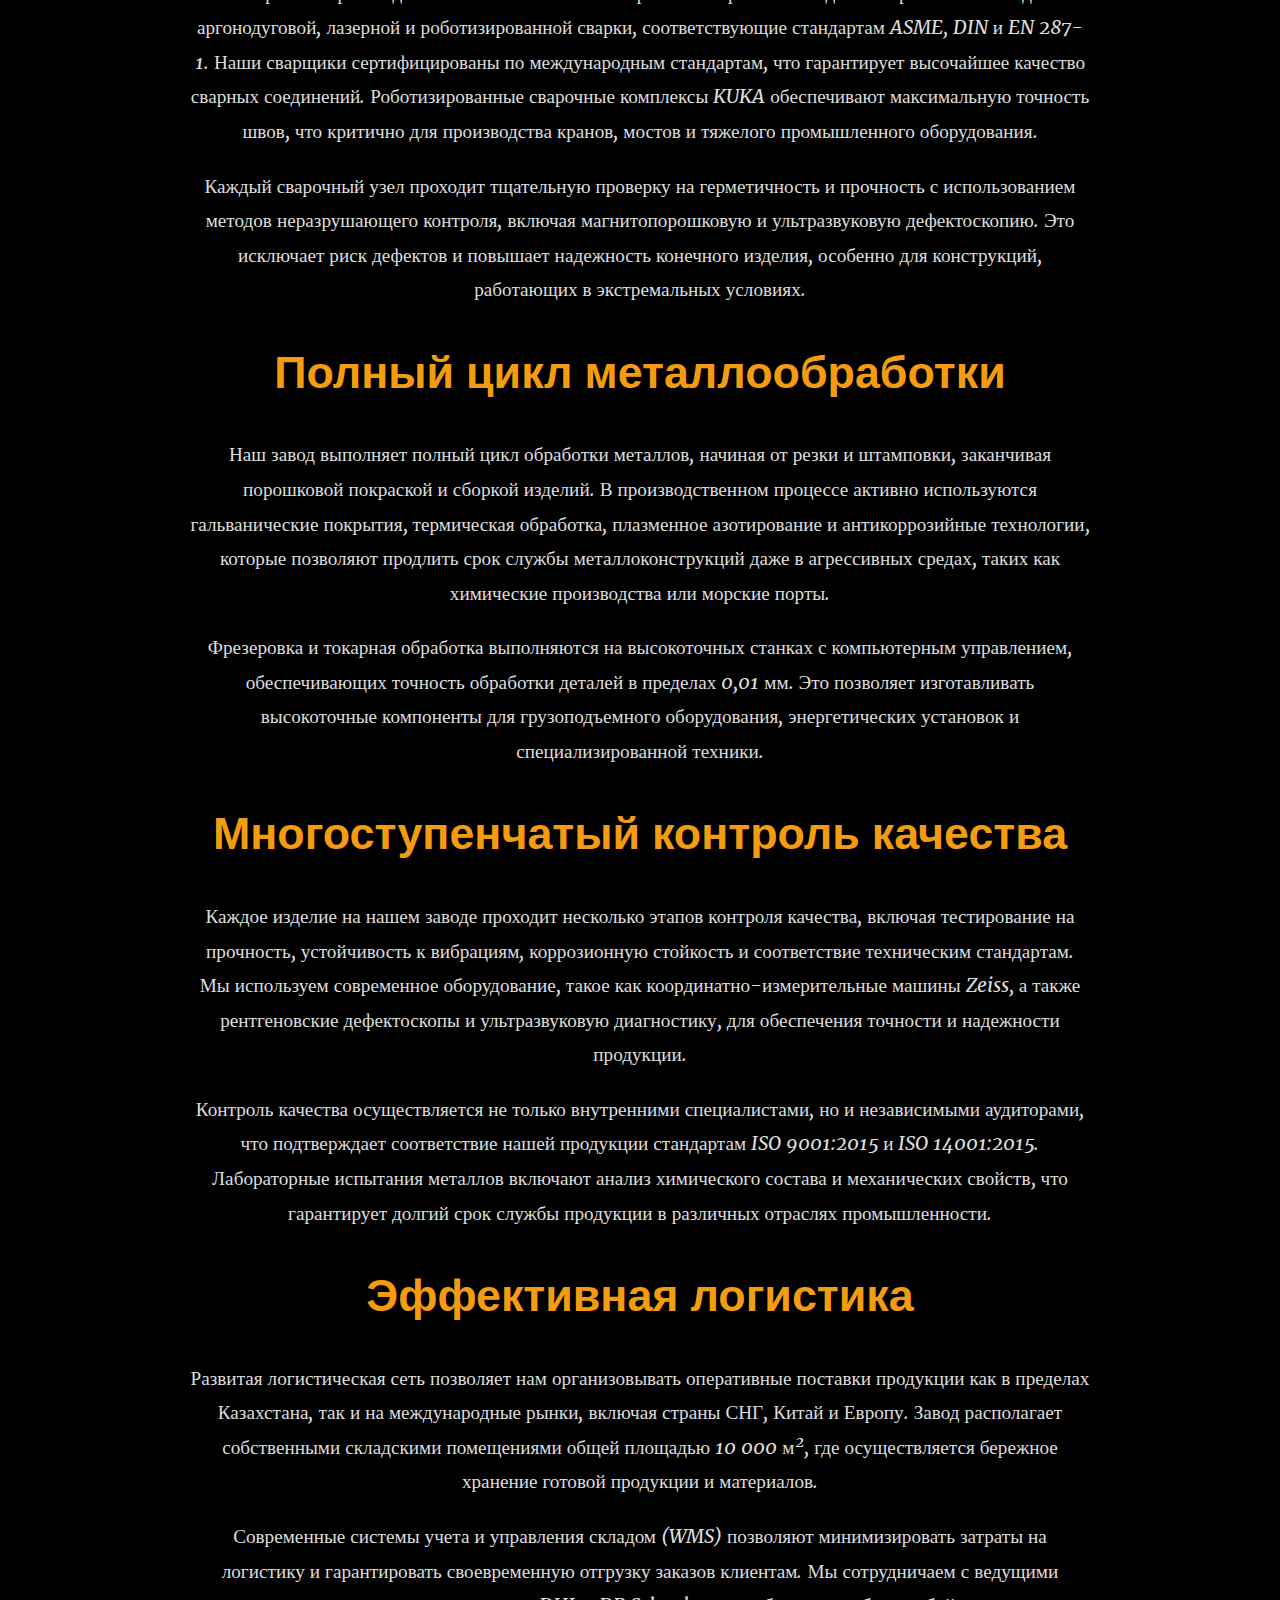
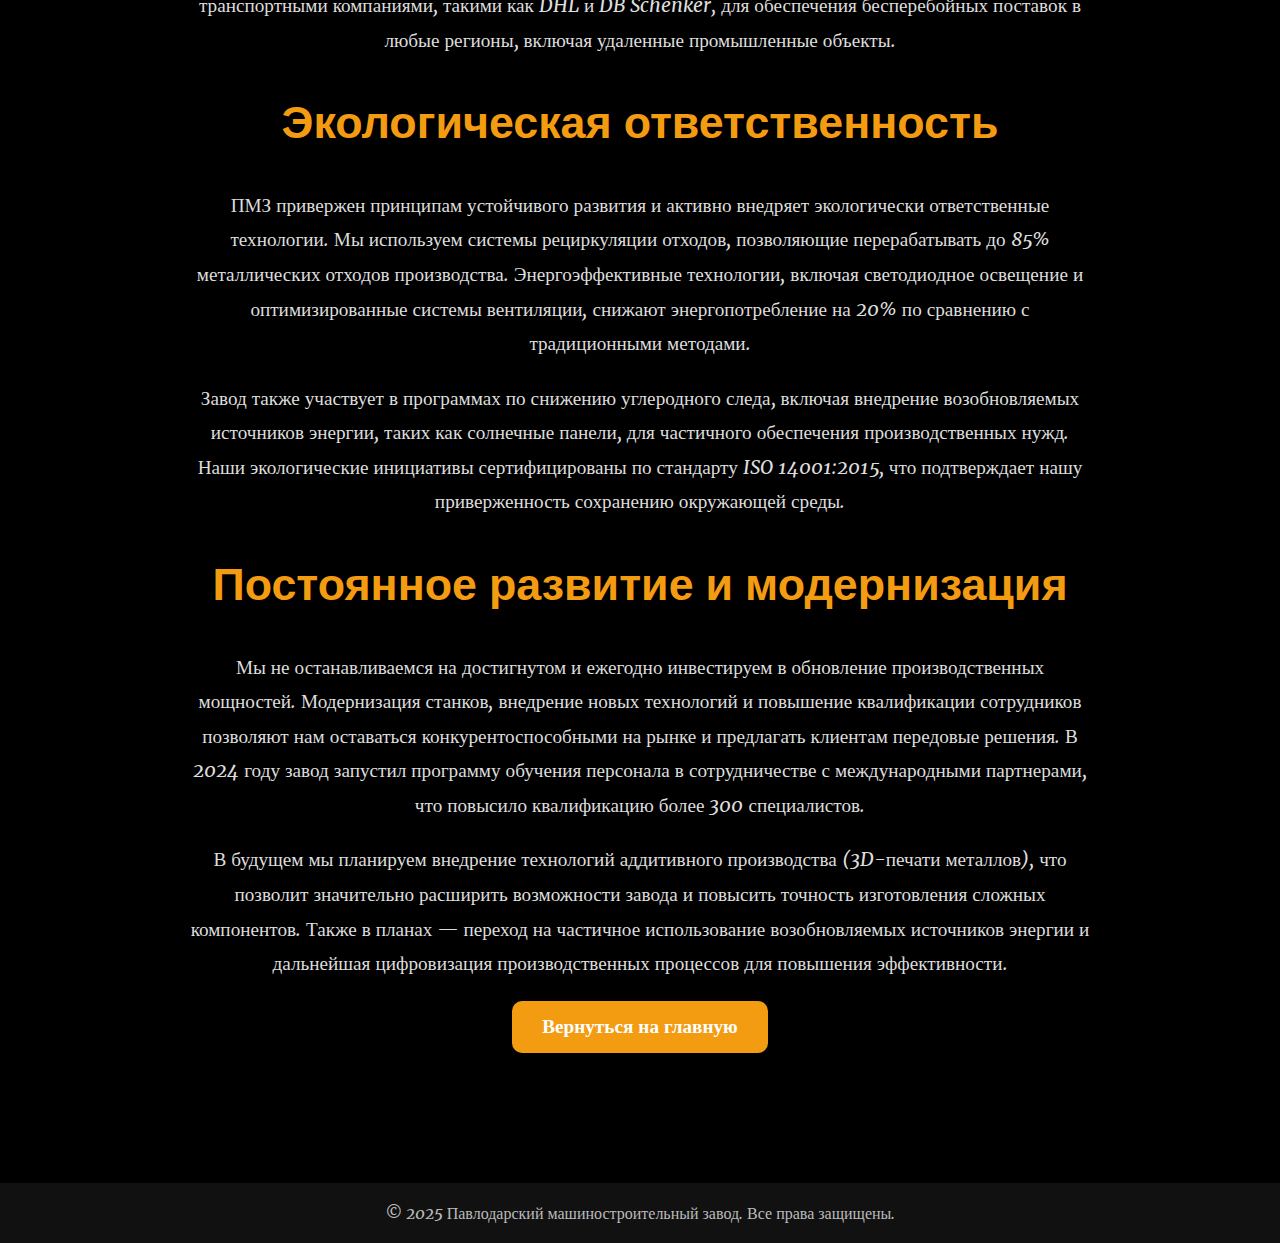
<file: Moh.html>
<!DOCTYPE html>
<html lang="ru">

<head>
    <meta charset="UTF-8">
    <meta name="viewport" content="width=device-width, initial-scale=1.0">
    <title>Производственные мощности | Павлодарский машиностроительный завод</title>
    <link rel="stylesheet" href="css/main.css">  
    <link rel="stylesheet" href="css/production.css">
    <script src="js/app.js" defer></script>
</head>

<body>

    <!-- Навигационная панель -->
    <nav class="navbar">
        <a href="index.html">
            <img src="img/i.png" alt="Завод" loading="lazy">
        </a>

        <!-- Бургер-иконка -->
        <div class="burger">
            <span></span>
            <span></span>
            <span></span>
        </div>

        <ul class="nav-links">
            <li><a href="index.html#about">О нас</a></li>
            <li><a href="index.html#specialization">Специализация</a></li>
            <li><a href="index.html#production">Мощности</a></li>
            <li><a href="index.html#projects">Проекты</a></li>
            <li><a href="index.html#contacts">Контакты</a></li>
            <li><a href="Help.html" class="help-button-nav">Помощь</a></li>
        </ul>

        <div class="nav-actions">
            <button id="theme-toggle">
                <div class="theme-icon"></div>
            </button>

            <div class="language-switcher">
                <button class="lang-btn">Русский ▼</button>
                <ul class="lang-menu">
                    <li data-lang="ru" data-url="Moh.html">Русский</li>
                    <li data-lang="en" data-url="Moh-en.html">English</li>
                    <li data-lang="kz" data-url="Moh-kz.html">Қазақша</li>
                </ul>
            </div>
        </div>
    </nav>

    <!-- Производственные мощности -->
    <section class="production">
        <div class="production__container">

            <div class="production-text">
                <h2>Обзор производственных мощностей</h2>
                <p>Павлодарский машиностроительный завод (ПМЗ) обладает мощной производственной базой, включающей более 30 000 м² производственных цехов и свыше 200 единиц современного оборудования. Ежегодно завод выпускает до 15 000 тонн металлоконструкций и 500 единиц грузоподъемного оборудования, обслуживая строительные, промышленные и энергетические проекты в Казахстане и странах СНГ. В штате предприятия работают более 1 200 квалифицированных специалистов, включая инженеров, технологов и сертифицированных сварщиков, что обеспечивает высокий уровень профессионализма на всех этапах производства.</p>

                <h2>Современные технологии</h2>
                <p>Наш завод оснащён передовым оборудованием от мировых лидеров, таких как TRUMPF (Германия) и DMG MORI (Япония), включая станки с ЧПУ, лазерные и плазменные установки резки, а также специализированные прессовые и фрезерные станки. Это позволяет нам изготавливать сложные конструкции с высокой точностью, соответствующей международным стандартам качества, таким как ISO 9001:2015. Мы используем высокопрочные сплавы и специализированные стали, что обеспечивает долговечность и надежность выпускаемой продукции.</p>
                <p>Использование современных технологий обработки металлов, таких как гидроабразивная резка и электроэрозионная обработка, обеспечивает высокую производительность и минимизирует потери материалов. Применяются методы автоматизированной сварки и гибки, что позволяет добиваться высокой точности соединений и надежности конструкции, особенно при производстве крупногабаритных металлоконструкций для мостов, кранов и промышленных объектов.</p>

                <h2>Автоматизированные процессы</h2>
                <p>Внедрение автоматизированных систем управления производством, включая технологии Индустрии 4.0, позволяет существенно сократить сроки выполнения заказов и минимизировать влияние человеческого фактора. Современные цифровые системы управления оборудованием, интегрированные с IoT (Интернет вещей), обеспечивают мониторинг производственных процессов в реальном времени, что гарантирует стабильность и предсказуемость каждого этапа производства.</p>
                <p>Автоматизация также позволяет гибко настраивать производственные процессы под конкретные задачи заказчиков. Например, наши системы управления производством (MES) оптимизируют выпуск нестандартного оборудования и сложных металлических конструкций, адаптируясь к индивидуальным требованиям клиентов. Это особенно важно для проектов в энергетике и тяжелой промышленности.</p>

                <h2>Качественные сварочные работы</h2>
                <p>Сварочное производство является ключевым направлением работы завода. Мы применяем методы аргонодуговой, лазерной и роботизированной сварки, соответствующие стандартам ASME, DIN и EN 287-1. Наши сварщики сертифицированы по международным стандартам, что гарантирует высочайшее качество сварных соединений. Роботизированные сварочные комплексы KUKA обеспечивают максимальную точность швов, что критично для производства кранов, мостов и тяжелого промышленного оборудования.</p>
                <p>Каждый сварочный узел проходит тщательную проверку на герметичность и прочность с использованием методов неразрушающего контроля, включая магнитопорошковую и ультразвуковую дефектоскопию. Это исключает риск дефектов и повышает надежность конечного изделия, особенно для конструкций, работающих в экстремальных условиях.</p>

                <h2>Полный цикл металлообработки</h2>
                <p>Наш завод выполняет полный цикл обработки металлов, начиная от резки и штамповки, заканчивая порошковой покраской и сборкой изделий. В производственном процессе активно используются гальванические покрытия, термическая обработка, плазменное азотирование и антикоррозийные технологии, которые позволяют продлить срок службы металлоконструкций даже в агрессивных средах, таких как химические производства или морские порты.</p>
                <p>Фрезеровка и токарная обработка выполняются на высокоточных станках с компьютерным управлением, обеспечивающих точность обработки деталей в пределах 0,01 мм. Это позволяет изготавливать высокоточные компоненты для грузоподъемного оборудования, энергетических установок и специализированной техники.</p>

                <h2>Многоступенчатый контроль качества</h2>
                <p>Каждое изделие на нашем заводе проходит несколько этапов контроля качества, включая тестирование на прочность, устойчивость к вибрациям, коррозионную стойкость и соответствие техническим стандартам. Мы используем современное оборудование, такое как координатно-измерительные машины Zeiss, а также рентгеновские дефектоскопы и ультразвуковую диагностику, для обеспечения точности и надежности продукции.</p>
                <p>Контроль качества осуществляется не только внутренними специалистами, но и независимыми аудиторами, что подтверждает соответствие нашей продукции стандартам ISO 9001:2015 и ISO 14001:2015. Лабораторные испытания металлов включают анализ химического состава и механических свойств, что гарантирует долгий срок службы продукции в различных отраслях промышленности.</p>

                <h2>Эффективная логистика</h2>
                <p>Развитая логистическая сеть позволяет нам организовывать оперативные поставки продукции как в пределах Казахстана, так и на международные рынки, включая страны СНГ, Китай и Европу. Завод располагает собственными складскими помещениями общей площадью 10 000 м², где осуществляется бережное хранение готовой продукции и материалов.</p>
                <p>Современные системы учета и управления складом (WMS) позволяют минимизировать затраты на логистику и гарантировать своевременную отгрузку заказов клиентам. Мы сотрудничаем с ведущими транспортными компаниями, такими как DHL и DB Schenker, для обеспечения бесперебойных поставок в любые регионы, включая удаленные промышленные объекты.</p>

                <h2>Экологическая ответственность</h2>
                <p>ПМЗ привержен принципам устойчивого развития и активно внедряет экологически ответственные технологии. Мы используем системы рециркуляции отходов, позволяющие перерабатывать до 85% металлических отходов производства. Энергоэффективные технологии, включая светодиодное освещение и оптимизированные системы вентиляции, снижают энергопотребление на 20% по сравнению с традиционными методами.</p>
                <p>Завод также участвует в программах по снижению углеродного следа, включая внедрение возобновляемых источников энергии, таких как солнечные панели, для частичного обеспечения производственных нужд. Наши экологические инициативы сертифицированы по стандарту ISO 14001:2015, что подтверждает нашу приверженность сохранению окружающей среды.</p>

                <h2>Постоянное развитие и модернизация</h2>
                <p>Мы не останавливаемся на достигнутом и ежегодно инвестируем в обновление производственных мощностей. Модернизация станков, внедрение новых технологий и повышение квалификации сотрудников позволяют нам оставаться конкурентоспособными на рынке и предлагать клиентам передовые решения. В 2024 году завод запустил программу обучения персонала в сотрудничестве с международными партнерами, что повысило квалификацию более 300 специалистов.</p>
                <p>В будущем мы планируем внедрение технологий аддитивного производства (3D-печати металлов), что позволит значительно расширить возможности завода и повысить точность изготовления сложных компонентов. Также в планах — переход на частичное использование возобновляемых источников энергии и дальнейшая цифровизация производственных процессов для повышения эффективности.</p>
            </div>
            
            <!-- Кнопка "Вернуться на главную" -->
            <div class="back-button-container">
                <a href="index.html" class="button-back">Вернуться на главную</a>
            </div>
        </div>
    </section>

    <!-- Подвал -->
    <footer class="footer">
        <div class="container">
            <p>© 2025 Павлодарский машиностроительный завод. Все права защищены.</p>
        </div>
    </footer>

</body>
</html>
</file>
<file: css/main.css>
/* Универсальный сброс стилей для всех элементов */
* {
    margin: 0;             
    padding: 0;             
    box-sizing: border-box; 
}

/* Убедимся, что body не создает горизонтальной прокрутки */
body {
    overflow-x: hidden;
    background-color: #000;   
    color: #fff;              
    font-family: kamerik-3d;   
}

/* Определение корневых переменных для динамических размеров и переходов */
:root {
    --index: calc(1vw + 1vh);                             
    --transition: 1.5s cubic-bezier(.05, .5, 0, 1);         
    --background-color: #000;
    --text-color: #fff;
    --highlight-color: #f39c12;
}

/* Подключение основного шрифта "kamerik-3d" с жирным весом */
@font-face {
    font-family: kamerik-3d;
    src: url(../fonts/kamerik205-heavy.woff2);
    font-weight: 900;
}

/* Подключение курсивного шрифта "merriweather-italic-3d" */
@font-face {
    font-family: merriweather-italic-3d;
    src: url(../fonts/merriweather-regular-italic.woff2);
}

/* Улучшим масштабирование изображений */
img {
    max-width: 100%;
    height: auto;
}

/* Контейнеры секций с ограничением максимальной ширины */
.features,
.about__container,
.specialization__container,
.production__container,
.projects-slider,
.faq-container,
.contacts-container {
    max-width: 1200px;
    margin: 0 auto;
    padding: 0 15px;
}

/* Динамические размеры шрифтов */
h1, h2, h3 {
    font-size: calc(1.5rem + 2vw);
}

p {
    font-size: calc(0.9rem + 0.5vw);
}

/* Общие стили навигации */
.navbar {
    display: flex;
    align-items: center;
    background: rgba(0, 0, 0, 0.85);
    padding: 10px 20px;
    position: fixed;
    width: 100%;
    z-index: 1000;
    justify-content: space-between;
}

/* Стиль для изображения логотипа в навигационной панели */
.navbar img {
    height: 50px;
    width: auto;
    display: block;
    transform: scale(2.1);
    margin-left: 20px;
}

/* Стили для ссылок навигации */
.nav-links {
    display: flex;
    gap: 2rem;
    list-style: none;
    margin: 0;
}

.nav-links a {
    color: white;
    text-decoration: none;
    font-weight: bold;
    font-size: calc(0.8rem + 0.2vw);
    transition: color 0.3s;
}

.nav-links a:hover {
    color: #f39c12;
}

.burger {
    display: none;
    flex-direction: column;
    justify-content: space-between;
    width: 1.5rem;
    height: 1rem;
    cursor: pointer;
}

.burger span {
    width: 100%;
    height: 0.15rem;
    background-color: white;
    transition: all 0.3s ease;
}

.burger.active span:nth-child(1) {
    transform: rotate(45deg) translate(0.3rem, 0.3rem);
}

.burger.active span:nth-child(2) {
    opacity: 0;
}

.burger.active span:nth-child(3) {
    transform: rotate(-45deg) translate(0.4rem, -0.4rem);
}

.nav-actions {
    display: flex;
    align-items: center;
    gap: 0.5rem;
}

#theme-toggle {
    width: 2rem;
    height: 2rem;
    background-color: transparent;
    border: none;
    border-radius: 0.5rem;
    cursor: pointer;
    padding: 0;
    display: flex;
    align-items: center;
    justify-content: center;
    transition: background-color 0.3s ease;
}

.theme-icon {
    width: 1rem;
    height: 1rem;
    background-color: white;
    border-radius: 50%;
    transition: background-color 0.3s ease;
}

/* Стили для смены языка */
.language-switcher {
    position: relative;
    font-size: calc(0.8rem + 0.2vw);
    color: white;
    font-family: Arial, sans-serif;
}

.lang-btn {
    background: none;
    border: none;
    color: white;
    font-size: calc(0.8rem + 0.2vw);
    cursor: pointer;
    font-weight: bold;
    padding: 0.3rem 0.5rem;
    font-family: Arial, sans-serif;
}

.lang-menu {
    position: absolute;
    top: 100%;
    right: 0;
    background: rgba(0, 0, 0, 0.9);
    list-style: none;
    padding: 0.3rem 0;
    display: none;
    border-radius: 0.3rem;
    width: 8rem;
}

.lang-menu li {
    padding: 0.5rem;
    text-align: center;
    cursor: pointer;
    color: white;
    transition: background 0.3s;
    font-family: Arial, sans-serif;
}

.lang-menu li:hover {
    background: #f39c12;
}

.language-switcher:hover .lang-menu {
    display: block;
}

/* Контейнер слоёв для создания эффекта перспективы */
.layers {
    perspective: 1000px;
    overflow: hidden;
}

/* Контейнер, содержащий все слои с 3D-преобразованиями */
.layers__container {
    height: 100vh;               
    min-height: 500px;              
    transform-style: preserve-3d;  
    transform: rotateX(var(--move-y)) rotateY(var(--move-x)); 
    will-change: transform;
    transition: transform var(--transition);
}

/* Общие стили для каждого 3D-слоя */
.layers__item {
    position: absolute;
    inset: -5vw;                   
    background-size: cover;
    background-position: center;
    display: flex;
    align-items: center;
    justify-content: center;
}

/* Преобразования для отдельных слоёв для создания глубины */
.layer-1 {
    transform: translateZ(-55px scale(1.06));
}

.layer-2 {
    transform: translateZ(100px) scale(0.9);
}

.layer-3 {
    transform: translateZ(180px) scale(0.8);
}

.layer-4 {
    transform: translateZ(380px);
}

/* Основной заголовок и текст на главном экране */
.hero-content {
    font-size: clamp(1.5rem, 4vmin, 4.5rem); /* Уменьшенный размер шрифта */
    text-align: center;
    text-transform: uppercase;
    letter-spacing: 0.05rem; /* Увеличенный межбуквенный интервал */
    line-height: 1.4em; /* Увеличенный межстрочный интервал */
    margin-top: clamp(3rem, 8vmin, 6rem);
    word-break: break-word; /* Разрешаем перенос слов */
    hyphens: auto; /* Автоматический перенос слов */
    padding: 0 10px; /* Отступы от краев */
}

.hero-content span {
    display: block;
}

.hero-content__p {
    text-transform: none;
    font-family: merriweather-italic-3d, serif;
    font-size: clamp(0.8rem, 1.8vmin, 1.8rem); /* Уменьшенный размер подзаголовка */
    line-height: 1.6; /* Увеличенный межстрочный интервал */
    letter-spacing: 0.02rem; /* Легкий межбуквенный интервал */
    word-break: break-word; /* Разрешаем перенос слов */
    hyphens: auto; /* Автоматический перенос слов */
    padding: 0 15px; /* Отступы для лучшего отображения */
}

/* Кнопка начала */
.button-start {
    font-family: Arial;
    font-weight: 600;
    text-transform: uppercase;
    font-size: clamp(0.8rem, 1.5vmin, 1.2rem);
    letter-spacing: -0.02vw;
    padding: clamp(0.5rem, 1.5vmin, 1rem) clamp(1rem, 2.5vmin, 2rem);
    background-color: transparent;
    color: #fff;
    border-radius: 10em;
    border: rgb(255 255 255 / 0.4) 3px solid;
    outline: none;
    cursor: pointer;
    margin-top: clamp(2rem, 5vmin, 4rem);
}

/* Секция "О заводе" */
.about {
    background-color: #000000;
    padding: 50px 0;
}

.about__container {
    max-width: 1200px;
    margin: 0 auto;
    display: flex;
    align-items: center;
    gap: 30px;
    padding: 20px;
}

.about__container img {
    width: 50%;
    border-radius: 10px;
}

.about__text {
    width: 50%;
    color: #fff;
}

.about__text h2 {
    font-size: 3rem;
    margin-bottom: 20px;
    color: #f39c12;
}

.about__text p {
    font-size: 1.3rem;
    line-height: 1.8;
    margin-bottom: 12px;
}

.about {
    background-color: var(--background-color);
    padding: 100px 0; 
}

.button-container {
    display: flex;
    justify-content: center;
    margin-top: 20px;
}

/* Общие стили для кнопки "Подробнее" */
.button-more {
    display: inline-block;
    padding: 15px 30px;
    color: #fff;
    font-size: 1.2rem;
    font-weight: bold;
    border-radius: 10px;
    text-decoration: none;
    transition: background 0.3s ease, transform 0.2s ease;
}

/* Кнопка "Подробнее" в секции "О заводе" */
.about .button-more {
    background-color: #000000; /* Чёрный фон */
}

.about .button-more:hover {
    background-color: #e67e22;
    transform: scale(1.05);
}

/* Плавный переход от изображения к темному фону */
.layers {
    perspective: 1000px;
    overflow: hidden;
    margin-bottom: 0;
    position: relative;
}

.layers::after {
    content: "";
    position: absolute;
    bottom: 0;
    left: 0;
    width: 100%;
    height: 100px;
    background: linear-gradient(to bottom, rgba(0, 0, 0, 0) 0%, #0c0c0c 100%);
    pointer-events: none;
}

/* Секция "Наши возможности" */
.features {
  background-color: transparent; /* Прозрачный фон в темной теме */
  text-align: center;
  padding: 80px 20px;
  margin: 50px auto; /* Центрируем секцию по горизонтали */
  max-width: 1200px; /* Ограничиваем ширину секции */
  display: flex;
  flex-direction: column;
  align-items: center; /* Центрируем содержимое по горизонтали */
}

.features-title {
  font-size: 3rem;
  color: var(--highlight-color); /* Оранжевый заголовок */
  margin-bottom: 15px;
}

.features-subtitle {
  font-size: 1.4rem;
  color: #fff; /* Белый цвет для подзаголовка в темной теме */
  margin-bottom: 40px;
}

.features-container {
  display: flex;
  justify-content: center;
  gap: 20px;
  max-width: 1200px;
  width: 100%; /* Контейнер занимает доступную ширину */
}

.feature-card {
  background-color: #111; /* Темный фон карточек в темной теме */
  padding: 20px;
  border-radius: 10px;
  width: 30%;
  box-shadow: 0px 4px 10px rgba(255, 255, 255, 0.1);
  transition: transform 0.3s ease, box-shadow 0.3s ease;
  position: relative;
  overflow: hidden;
  text-align: center; /* Центрируем текст внутри карточки */
  display: flex;
  flex-direction: column;
  align-items: center; /* Центрируем содержимое по горизонтали */
  justify-content: center; /* Центрируем содержимое по вертикали */
  min-height: 200px; /* Минимальная высота для карточек */
}

.feature-card h3 {
  color: var(--highlight-color); /* Оранжевый цвет для заголовков карточек */
  font-size: 1.5rem;
  margin-bottom: 10px;
  transition: transform 0.3s ease;
}

.feature-card .feature-description {
  color: #fff; /* Белый цвет для описания в темной теме */
  font-size: 1rem;
  line-height: 1.5;
  max-height: 0;
  opacity: 0;
  transition: max-height 0.3s ease, opacity 0.3s ease, transform 0.3s ease;
  transform: translateY(10px);
  width: 100%; /* Текст занимает всю ширину карточки */
}

.feature-card:hover .feature-description {
  max-height: 200px; /* Настройте в зависимости от высоты текста */
  opacity: 1;
  transform: translateY(0);
}

.feature-card:hover {
  transform: scale(1.05);
  box-shadow: 0px 8px 16px rgba(255, 255, 255, 0.2);
}

/* Light theme adjustments */
body.light-theme .features {
  background-color: transparent; /* Прозрачный фон секции в светлой теме */
}

body.light-theme .features-title {
  color: var(--highlight-color); /* Оранжевый заголовок в светлой теме */
}

body.light-theme .features-subtitle {
  color: #333; /* Темно-серый для подзаголовка в светлой теме */
}

body.light-theme .feature-card {
  background-color: #fff; /* Белый фон карточек в светлой теме */
  box-shadow: 0 6px 18px rgba(0, 0, 0, 0.08);
}

body.light-theme .feature-card h3 {
  color: var(--highlight-color); /* Оранжевый цвет для заголовков карточек в светлой теме */
}

body.light-theme .feature-card .feature-description {
  color: #333; /* Темно-серый для описания в светлой теме для читаемости */
}

body.light-theme .feature-card:hover {
  box-shadow: 0 12px 24px rgba(0, 0, 0, 0.12);
}

/* Поддержка для touch-устройств */
.feature-card.hover .feature-description {
  max-height: 200px;
  opacity: 1;
  transform: translateY(0);
}

.feature-card.hover {
  transform: scale(1.05);
  box-shadow: 0px 8px 16px rgba(255, 255, 255, 0.2);
}

body.light-theme .feature-card.hover {
  box-shadow: 0 12px 24px rgba(0, 0, 0, 0.12);
}

/* Responsive adjustments */
@media (max-width: 768px) {
  .features {
    padding: 50px 15px;
  }

  .features-container {
    flex-direction: column;
    align-items: center;
  }

  .feature-card {
    width: 90%;
    margin-bottom: 20px;
  }

  .features-title {
    font-size: 2rem;
  }

  .features-subtitle {
    font-size: 1.2rem;
  }

  .feature-card h3 {
    font-size: 1.3rem;
  }

  .feature-card .feature-description {
    font-size: 0.9rem;
  }
}

@media (max-width: 480px) {
  .features {
    padding: 40px 10px;
  }

  .feature-card {
    width: 100%;
    padding: 15px;
    min-height: 150px; /* Уменьшаем высоту для мобильных устройств */
  }

  .features-title {
    font-size: 1.8rem;
  }

  .features-subtitle {
    font-size: 1rem;
  }

  .feature-card h3 {
    font-size: 1.2rem;
  }

  .feature-card .feature-description {
    font-size: 0.8rem;
  }
}

/* Секция "Производственные мощности" */
.production {
    background-color: #111;
    text-align: center;
    padding: 80px 20px;
    margin-top: 50px;
}

.production__container {
    max-width: 1000px;
    margin: 0 auto;
    color: var(--text-color);
}

.production h2 {
    font-size: 3rem;
    color: #f39c12;
    margin-bottom: 10px;
}

.production-subtitle {
    font-size: 1.4rem;
    color: #bbb;
    margin-bottom: 25px;
}

.production p {
    font-size: 1.2rem;
    line-height: 1.8;
    margin-bottom: 15px;
    color: #ddd;
}

/* Кнопка "Подробнее" в секции "Производственные мощности" */
.production .button-more {
    background-color: #111; /* Тёмно-серый фон */
    margin-top: 20px;
}

.production .button-more:hover {
    background-color: #e67e22;
    transform: scale(1.05);
}

/* Секция "На чем мы специализируемся" */
.specialization {
    background-color: #000;
    text-align: center;
    padding: 80px 20px;
    margin-top: 50px;
}

.specialization h2 {
    font-size: 3rem;
    color: #f39c12;
    margin-bottom: 40px;
}

.specialization__container {
    max-width: 1200px;
    margin: 0 auto;
    display: flex;
    flex-direction: column;
    gap: 50px;
}

.specialization__block {
    display: flex;
    align-items: center;
    justify-content: space-between;
    gap: 30px;
    padding: 20px;
}

.specialization__image img {
    width: 100%;
    max-width: 450px;
    border-radius: 20px;
}

.specialization__text {
    text-align: left;
    max-width: 600px;
    background: none;
    padding: 0;
}

.specialization__text h3 {
    font-size: 1.8rem;
    color: var(--highlight-color);
    margin-bottom: 10px;
}

.specialization__text p {
    font-size: 1.2rem;
    line-height: 1.6;
    color: #ddd;
}

/* Секция "Наши проекты" */
#projects {
    background-color: transparent;
    text-align: center;
    padding: 80px 20px;
    color: #fff;
}

.projects-title {
    font-size: 3.5rem;
    color: #f39c12;
    margin-bottom: 15px;
}

.projects-subtitle {
    font-size: 1.4rem;
    line-height: 1.8;
    margin-bottom: 30px;
    color: #ddd;
}

.projects-slider {
    position: relative;
    overflow: hidden;
    max-width: 85%;
    margin: 0 auto;
}

.projects-wrapper {
    overflow: hidden;
    padding: 20px;
}

.projects-container {
    display: flex;
    transition: transform 0.5s ease-in-out;
}

.project-item {
    width: calc(100% / 3 - 40px);
    flex: 0 0 auto;
    background-color: #111;
    border-radius: 15px;
    padding: 30px;
    margin: 0 20px;
    box-shadow: 0px 6px 12px rgba(255, 255, 255, 0.05);
    text-align: center;
    display: flex;
    flex-direction: column;
    align-items: center;
    justify-content: center;
    min-height: 280px;
    position: relative;
    transition: transform 0.3s ease, box-shadow 0.3s ease, background-color 0.3s ease;
}

.project-item:hover {
    transform: translateY(-10px) scale(1.05);
    box-shadow: 0px 10px 20px rgba(255, 255, 255, 0.1);
    background-color: #181818;
}

.project-item h3 {
    font-size: 1.6rem;
    color: #fff;
    font-weight: bold;
}

.project-item p {
    font-size: 1.2rem;
    color: #ddd;
    line-height: 1.6;
}

.prev-btn, .next-btn {
    position: absolute;
    top: 50%;
    transform: translateY(-50%);
    background: rgba(0, 0, 0, 0.6);
    border: none;
    color: #fff;
    font-size: 2.5rem;
    cursor: pointer;
    padding: 20px;
    border-radius: 50%;
    z-index: 10;
}

.prev-btn {
    left: -70px;
}

.next-btn {
    right: -70px;
}

.dots-container {
    margin-top: 20px;
}

.dot {
    display: inline-block;
    width: 12px;
    height: 12px;
    margin: 6px;
    background-color: #555;
    border-radius: 50%;
    cursor: pointer;
}

.dot.active {
    background-color: #f39c12;
}

/* Секция "Вопросы и ответы" */
.faq-section {
    background-color: transparent;
    text-align: center;
    padding: 80px 20px;
    color: #fff;
}

.faq-title {
    font-size: 3rem;
    font-weight: bold;
    margin-bottom: 30px;
}

.faq-container {
    max-width: 800px;
    margin: 0 auto;
}

.faq-item {
    background-color: #111;
    border-radius: 10px;
    margin-bottom: 15px;
    overflow: hidden;
}

.faq-question {
    width: 100%;
    background: #111;
    color: #fff;
    font-size: 1.2rem;
    font-weight: bold;
    padding: 15px;
    border: none;
    text-align: left;
    cursor: pointer;
    transition: background 0.3s ease;
    display: flex;
    justify-content: space-between;
    align-items: center;
}

.faq-question::after {
    content: "▼";
    font-size: 1.2rem;
    transition: transform 0.3s ease;
}

.faq-item.active .faq-question::after {
    transform: rotate(180deg);
}

.faq-answer {
    max-height: 0;
    overflow: hidden;
    transition: max-height 0.3s ease-in-out;
    background-color: #181818;
    padding: 0 15px;
}

.faq-answer p {
    font-size: 1rem;
    color: #ddd;
    padding: 15px 0;
    margin: 0;
}

.faq-help {
    display: flex;
    justify-content: center;
    margin-top: 30px;
}

.help-button {
    background-color: #000000;
    color: #fff;
    font-size: 1.3rem;
    font-weight: bold;
    padding: 15px 30px;
    border-radius: 10px;
    text-decoration: none;
    transition: background 0.3s ease, transform 0.2s ease;
}

.help-button:hover {
    background-color: #e67e22;
    transform: scale(1.05);
}

/* Секция "Контакты" */
.contacts-section {
    background-color: transparent;
    text-align: center;
    padding: 80px 20px;
    color: #fff;
}

.contacts-title {
    font-size: 3rem;
    color: #f39c12;
    margin-bottom: 15px;
}

.contacts-subtitle {
    font-size: 1.4rem;
    color: #ddd;
    margin-bottom: 30px;
}

.contacts-container {
    display: flex;
    justify-content: space-between;
    max-width: 900px;
    margin: 0 auto;
    flex-wrap: wrap;
}

.contact-item {
    text-align: center;
    flex: 1;
}

.contact-item h3 {
    font-size: 1.5rem;
    color: #f39c12;
    margin-bottom: 10px;
}

.contact-item p {
    font-size: 1.2rem;
    color: #ddd;
}

.contact-item a {
    color: #f39c12;
    text-decoration: none;
    font-weight: bold;
}

.contact-item a:hover {
    text-decoration: underline;
}

/* Светлая тема */
body.light-theme {
    --background-color: #ffffff;
    --text-color: #111111;
    --highlight-color: #f39c12;

    background-color: var(--background-color);
    color: var(--text-color);
}

body.light-theme h1,
body.light-theme h2,
body.light-theme h3,
body.light-theme .features-title,
body.light-theme .projects-title,
body.light-theme .contacts-title,
body.light-theme .faq-title,
body.light-theme .about__text h2,
body.light-theme .specialization__text h3,
body.light-theme .project-item h3,
body.light-theme .contact-item h3 {
    color: var(--highlight-color);
}

body.light-theme .feature-card p,
body.light-theme .project-item p,
body.light-theme .faq-answer p,
body.light-theme .specialization__text p,
body.light-theme .about__text p,
body.light-theme .contact-item p {
    color: #444;
}

body.light-theme .projects-subtitle,
body.light-theme .contacts-subtitle,
body.light-theme .production p {
    color: #111;
}

body.light-theme .navbar,
body.light-theme .faq-item,
body.light-theme .project-item,
body.light-theme .feature-card,
body.light-theme .about,
body.light-theme .specialization,
body.light-theme .production,
body.light-theme .contacts-section {
    background-color: #f5f5f5;
    color: var(--text-color);
}

body.light-theme .nav-links a,
body.light-theme .lang-btn,
body.light-theme .lang-menu li,
body.light-theme .faq-question {
    color: #111;
}

body.light-theme .feature-card,
body.light-theme .faq-item,
body.light-theme .project-item {
    background-color: #ffffff;
    box-shadow: 0px 4px 10px rgba(0, 0, 0, 0.1);
}

body.light-theme .faq-question {
    background-color: #eee;
}

body.light-theme .faq-answer {
    background-color: #e0e0e0;
}

body.light-theme .project-item:hover {
    background-color: #f0f0f0;
}

body.light-theme .about .button-more {
    background-color: #000000; /* Чёрный фон для кнопки в .about */
    color: white;
}

body.light-theme .production .button-more {
    background-color: #111; /* Тёмно-серый фон для кнопки в .production */
    color: white;
}

body.light-theme .help-button {
    background-color: #000000; /* Чёрный фон для кнопки "Помощь" */
    color: white;
}

body.light-theme .about .button-more:hover,
body.light-theme .production .button-more:hover,
body.light-theme .help-button:hover {
    background-color: #e67e22;
    transform: scale(1.05);
}

.hero-content h1 {
    color: white !important;
}

.hero-content__p {
    color: white !important;
}

body.light-theme .feature-card,
body.light-theme .project-item {
    background-color: #fdf6f0;
    box-shadow: 0 6px 18px rgba(0, 0, 0, 0.08);
    border-radius: 15px;
    padding: 25px;
    transition: transform 0.3s ease, box-shadow 0.3s ease;
}

body.light-theme .feature-card:hover,
body.light-theme .project-item:hover {
    transform: translateY(-5px);
    box-shadow: 0 12px 24px rgba(0, 0, 0, 0.12);
}

body.light-theme .navbar {
    background-color: #fdf6f0;
    box-shadow: 0 2px 4px rgba(0, 0, 0, 0.05);
}

body.light-theme #theme-toggle {
    background-color: transparent;
    border: none;
    border-radius: 6px;
    cursor: pointer;
    transition: background 0.3s ease, color 0.3s ease;
}

body.light-theme #theme-toggle:hover {
    background-color: transparent;
}

body.light-theme .lang-menu {
    background-color: #fdf6f0;
    border: 1px solid #ccc;
    box-shadow: 0 4px 8px rgba(0, 0, 0, 0.05);
}

body.light-theme .lang-menu li {
    color: #111;
}

body.light-theme .lang-menu li:hover {
    background-color: #f2e9e2;
}

body.light-theme .about,
body.light-theme .specialization,
body.light-theme .production,
body.light-theme .contacts-section {
    background-color: #fdf6f0;
}

body.light-theme .feature-card p,
body.light-theme .project-item p {
    color: #333;
}

body.light-theme .feature-card h3,
body.light-theme .project-item h3 {
    color: #f39c12;
}

body.light-theme .faq-item {
    background-color: #fdf6f0;
    box-shadow: 0px 4px 12px rgba(0, 0, 0, 0.05);
}

body.light-theme .faq-question {
    background-color: #f7ede5;
    color: #111;
    font-weight: bold;
}

body.light-theme .faq-answer {
    background-color: #fff7f2;
    color: #333;
}

body.light-theme .faq-question:hover {
    background-color: #f2e4d8;
}

body.light-theme .faq-question::after {
    color: #111;
}

#theme-toggle {
    width: 34px;
    height: 34px;
    background-color: transparent;
    border: none;
    border-radius: 8px;
    cursor: pointer;
    padding: 0;
    display: flex;
    align-items: center;
    justify-content: center;
}

body.light-theme #theme-toggle {
    background-color: transparent;
    border: none;
}

.theme-icon {
    width: 16px;
    height: 16px;
    background-color: white;
    border-radius: 50%;
    transition: background-color 0.3s ease;
}

body.light-theme .theme-icon {
    background-color: black;
}

#theme-toggle:hover {
    background-color: transparent;
}

body.light-theme #theme-toggle:hover {
    background-color: transparent;
}

/* Адаптивность */

/* Навигация */
@media (max-width: 768px) {
    .navbar {
        flex-wrap: wrap;
        padding: 10px;
    }

    .burger {
        display: flex;
        z-index: 1001;
    }

    .nav-links {
        background: rgba(0, 0, 0, 0.95);
        flex-direction: column;
        position: fixed;
        top: 0;
        left: -100%;
        width: 70%;
        height: 100vh;
        padding-top: 60px;
        transition: left 0.3s ease-in-out;
    }

    .nav-links.active {
        left: 0;
        max-height: none;
    }

    .nav-links li {
        padding: 15px 0;
    }

    .nav-links a {
        font-size: 1.2rem;
        padding: 10px 20px;
    }

    .nav-actions {
        position: absolute;
        right: 60px;
        top: 10px;
    }

    .navbar img {
        transform: scale(1.5);
        margin-left: 10px;
    }
}

@media (max-width: 480px) {
    .nav-links a {
        font-size: 1rem;
    }

    .nav-actions {
        right: 50px;
    }

    .lang-menu {
        width: 5rem;
    }
}

/* Секция .layers */
@media (max-width: 768px) {
    .layers__container {
        height: 80vh;
        min-height: 450px; /* Увеличиваем минимальную высоту для лучшей видимости */
    }

    .hero-content {
        font-size: clamp(1.2rem, 3.5vmin, 3.5rem); /* Уменьшенный шрифт */
        letter-spacing: 0.1rem; /* Увеличенный межбуквенный интервал */
        line-height: 1.5em;
        margin-top: clamp(2rem, 6vmin, 5rem);
        padding: 0 15px;
    }

    .hero-content__p {
        font-size: clamp(0.7rem, 1.5vmin, 1.5rem);
        letter-spacing: 0.05rem;
        line-height: 1.7;
        padding: 0 15px;
    }

    .layers__item {
        background-size: cover; /* Используем cover вместо contain */
        background-position: center; /* Центрируем изображение */
    }
}

@media (max-width: 480px) {
    .layers__container {
        height: 70vh; /* Увеличиваем высоту для телефонов */
        min-height: 400px; /* Увеличиваем минимальную высоту */
    }

    .hero-content {
        font-size: clamp(1rem, 3vmin, 2.5rem); /* Еще меньший шрифт */
        letter-spacing: 0.15rem; /* Еще больше межбуквенный интервал */
        line-height: 1.6em;
        margin-top: clamp(1.5rem, 5vmin, 4rem);
        padding: 0 20px;
    }

    .hero-content__p {
        font-size: clamp(0.6rem, 1.2vmin, 1.2rem);
        letter-spacing: 0.1rem;
        line-height: 1.8;
        padding: 0 20px;
    }

    .layers__item {
        background-size: cover; /* Используем cover вместо contain */
        background-position: center; /* Центрируем изображение */
    }
}

/* Секция .features */
@media (max-width: 768px) {
    .features-container {
        flex-direction: column;
        align-items: center;
    }

    .feature-card {
        width: 90%;
        margin-bottom: 20px;
    }

    .features-title {
        font-size: 2rem;
    }

    .features-subtitle {
        font-size: 1.2rem;
    }
}

@media (max-width: 480px) {
    .feature-card {
        width: 100%;
        padding: 15px;
    }

    .feature-card h3 {
        font-size: 1.3rem;
    }

    .feature-card p {
        font-size: 0.9rem;
    }
}

/* Секция .about */
@media (max-width: 768px) {
    .about__container {
        flex-direction: column;
        text-align: center;
    }

    .about__container img {
        width: 80%;
        margin-bottom: 20px;
    }

    .about__text {
        width: 100%;
    }

    .about__text h2 {
        font-size: 2rem;
    }

    .about__text p {
        font-size: 1rem;
    }
}

@media (max-width: 480px) {
    .about__container img {
        width: 90%;
    }

    .about__text h2 {
        font-size: 1.8rem;
    }

    .about__text p {
        font-size: 0.9rem;
    }
}

/* Секция .specialization */
@media (max-width: 768px) {
    .specialization__block,
    .specialization__block.reverse,
    .specialization__block.center {
        flex-direction: column;
        text-align: center;
    }

    .specialization__image img {
        max-width: 80%;
        margin-bottom: 20px;
    }

    .specialization__text {
        max-width: 100%;
    }

    .specialization h2 {
        font-size: 2rem;
    }
}

@media (max-width: 480px) {
    .specialization__image img {
        max-width: 90%;
    }

    .specialization__text h3 {
        font-size: 1.5rem;
    }

    .specialization__text p {
        font-size: 0.9rem;
    }
}

/* Секция .production */
@media (max-width: 768px) {
    .production__container {
        padding: 0 20px;
    }

    .production h2 {
        font-size: 2rem;
    }

    .production p {
        font-size: 1rem;
    }
}

@media (max-width: 480px) {
    .production h2 {
        font-size: 1.8rem;
    }

    .production p {
        font-size: 0.9rem;
    }

    .production .button-more {
        font-size: 1rem;
        padding: 10px 20px;
    }
}

/* Секция .projects */
@media (max-width: 768px) {
    .projects-slider {
        max-width: 90%;
    }

    .project-item {
        width: calc(100% / 2 - 20px);
        margin: 0 10px;
        min-height: 200px;
    }

    .projects-title {
        font-size: 2rem;
    }

    .projects-subtitle {
        font-size: 1.2rem;
    }

    .prev-btn, .next-btn {
        font-size: 2rem;
        padding: 10px;
    }

    .prev-btn {
        left: -40px;
    }

    .next-btn {
        right: -40px;
    }
}

@media (max-width: 480px) {
    .project-item {
        width: calc(100% - 20px);
        margin: 0 10px;
    }

    .project-item h3 {
        font-size: 1.3rem;
    }

    .project-item p {
        font-size: 0.9rem;
    }

    .prev-btn, .next-btn {
        font-size: 1.5rem;
        padding: 8px;
    }

    .prev-btn {
        left: -30px;
    }

    .next-btn {
        right: -30px;
    }
}

/* Секция .faq */
@media (max-width: 768px) {
    .faq-container {
        max-width: 90%;
    }

    .faq-title {
        font-size: 2rem;
    }

    .faq-question {
        font-size: 1rem;
    }

    .faq-answer p {
        font-size: 0.9rem;
    }
}

@media (max-width: 480px) {
    .faq-question {
        font-size: 0.9rem;
    }

    .faq-answer p {
        font-size: 0.8rem;
    }

    .help-button {
        font-size: 1rem;
        padding: 10px 20px;
    }
}

/* Секция .contacts */
@media (max-width: 768px) {
    .contacts-container {
        flex-direction: column;
        gap: 20px;
    }

    .contact-item {
        flex: none;
    }

    .contacts-title {
        font-size: 2rem;
    }

    .contacts-subtitle {
        font-size: 1.2rem;
    }
}

@media (max-width: 480px) {
    .contact-item h3 {
        font-size: 1.3rem;
    }

    .contact-item p {
        font-size: 1rem;
    }
}

/* Светлая тема для навигации */
body.light-theme .navbar {
    background-color: #fdf6f0;
    box-shadow: 0 2px 4px rgba(0, 0, 0, 0.05);
}

body.light-theme .nav-links a,
body.light-theme .lang-btn,
body.light-theme .lang-menu li {
    color: #111;
}

body.light-theme .nav-links {
    background: #fdf6f0;
}

body.light-theme .nav-links a:hover {
    background-color: #f39c12;
    color: white;
}

body.light-theme .burger span {
    background-color: #111;
}

body.light-theme .theme-icon {
    background-color: black;
}

/* Светлая тема: обновление цвета кнопок "Подробнее" и "Помощь" */
body.light-theme .about .button-more {
    background-color: #f39c12; /* Оранжевый фон */
    color: #fff; /* Белый текст */
}

body.light-theme .production .button-more {
    background-color: #f39c12; /* Оранжевый фон */
    color: #fff; /* Белый текст */
}

body.light-theme .help-button {
    background-color: #f39c12; /* Оранжевый фон */
    color: #fff; /* Белый текст */
}

/* Добавленные стили для исправления шрифтов и адаптивности */

/* Замена шрифта Arial на kamerik-3d */
.language-switcher {
    font-family: kamerik-3d, sans-serif;
}

.lang-btn {
    font-family: kamerik-3d, sans-serif;
}

.lang-menu li {
    font-family: kamerik-3d, sans-serif;
}

.button-start {
    font-family: kamerik-3d, sans-serif;
}

/* Уточнение шрифтов и адаптивные размеры */
h1, h2, h3 {
    font-family: kamerik-3d, sans-serif;
    font-size: clamp(1.5rem, 3vw + 1rem, 3rem);
}

p {
    font-family: merriweather-italic-3d, serif;
    font-size: clamp(0.8rem, 1.5vw + 0.5rem, 1.3rem);
}

/* Корректировка шрифтов для мобильных устройств */
@media (max-width: 768px) {
    h1, h2, h3 {
        font-size: clamp(1.2rem, 2.5vw + 0.8rem, 2.5rem);
    }

    p {
        font-size: clamp(0.7rem, 1.2vw + 0.4rem, 1.1rem);
    }

    .nav-links a {
        font-size: clamp(0.9rem, 1.5vw + 0.5rem, 1.2rem);
    }

    .lang-btn,
    .lang-menu li {
        font-size: clamp(0.8rem, 1.2vw + 0.4rem, 1rem);
    }

    .button-more,
    .help-button {
        font-size: clamp(0.8rem, 1.2vw + 0.4rem, 1rem);
    }

    .faq-question {
        font-size: clamp(0.8rem, 1.2vw + 0.4rem, 1rem);
    }

    .faq-answer p {
        font-size: clamp(0.7rem, 1vw + 0.3rem, 0.9rem);
    }
}

@media (max-width: 480px) {
    h1, h2, h3 {
        font-size: clamp(1rem, 2vw + 0.6rem, 2rem);
    }

    p {
        font-size: clamp(0.6rem, 1vw + 0.3rem, 1rem);
    }

    .nav-links a {
        font-size: clamp(0.8rem, 1.2vw + 0.4rem, 1rem);
    }

    .lang-btn,
    .lang-menu li {
        font-size: clamp(0.7rem, 1vw + 0.3rem, 0.9rem);
    }

    .button-more,
    .help-button {
        font-size: clamp(0.7rem, 1vw + 0.3rem, 0.9rem);
        padding: 10px 20px;
    }

    .faq-question {
        font-size: clamp(0.7rem, 1vw + 0.3rem, 0.9rem);
    }

    .faq-answer p {
        font-size: clamp(0.6rem, 0.8vw + 0.2rem, 0.8rem);
    }

    .contact-item h3 {
        font-size: clamp(0.9rem, 1.2vw + 0.4rem, 1.2rem);
    }

    .contact-item p {
        font-size: clamp(0.7rem, 1vw + 0.3rem, 0.9rem);
    }

    .project-item h3 {
        font-size: clamp(0.9rem, 1.2vw + 0.4rem, 1.2rem);
    }

    .project-item p {
        font-size: clamp(0.7rem, 1vw + 0.3rem, 0.9rem);
    }

    .specialization__text h3 {
        font-size: clamp(0.9rem, 1.2vw + 0.4rem, 1.3rem);
    }

    .specialization__text p {
        font-size: clamp(0.7rem, 1vw + 0.3rem, 0.9rem);
    }

    .features-title {
        font-size: clamp(1.2rem, 2vw + 0.6rem, 1.8rem);
    }

    .features-subtitle {
        font-size: clamp(0.8rem, 1.2vw + 0.4rem, 1rem);
    }

    .feature-card h3 {
        font-size: clamp(0.9rem, 1.2vw + 0.4rem, 1.2rem);
    }

    .feature-card p {
        font-size: clamp(0.6rem, 0.8vw + 0.2rem, 0.8rem);
    }
}

/* Анимация для элементов */
.animate {
    opacity: 0;
    transform: translateY(20px);
    transition: opacity 0.5s ease-out, transform 0.5s ease-out;
}

.animate.visible {
    opacity: 1;
    transform: translateY(0);
}
</file>
<file: css/help.css>
/* Убедимся, что body не имеет лишних отступов */
body {
    margin: 0 !important;
    padding: 0 !important;
}

/* Убедимся, что навигационная панель прижата к верхнему краю */
.navbar {
    position: fixed !important;
    top: 0 !important;
    width: 100% !important;
    z-index: 1000 !important;
}

/* Секция "Свяжитесь с нами" */
.contact-section {
    background: #111;
    padding: 20px 40px 60px;
    border-radius: 10px;
    max-width: 800px;
    width: 100%;
    margin: 80px auto; /* Увеличиваем верхний margin до 80px */
    text-align: center;
    box-shadow: 0px 4px 10px rgba(255, 255, 255, 0.1);
}

.contact-container {
    display: flex;
    flex-direction: column;
    gap: 20px;
}

.contact-info {
    text-align: center;
}

.contact-info h2 {
    font-size: 2.5rem;
    color: #f39c12;
    margin-bottom: 10px;
}

.contact-info p {
    font-size: 1.3rem;
    color: #ddd;
    margin-bottom: 20px;
}

.contact-details a {
    color: #f39c12;
    text-decoration: none;
    font-size: 1.2rem;
}

.contact-form form {
    display: flex;
    flex-direction: column;
    gap: 15px;
}

input, textarea {
    width: 100%;
    padding: 12px;
    border-radius: 5px;
    border: 2px solid #f39c12;
    background: #222;
    color: white;
    font-size: 1rem;
    outline: none;
    transition: border 0.3s;
}

input:focus, textarea:focus {
    border-color: #ffae42;
}

textarea {
    height: 120px;
    resize: none;
}

/* Кнопка "Отправить" */
.submit-btn {
    background: #f39c12;
    color: white;
    cursor: pointer;
    padding: 12px;
    border: none;
    border-radius: 5px;
    font-size: 1.2rem;
    transition: background 0.3s, transform 0.2s;
    font-weight: bold;
}

.submit-btn:hover {
    background: #e67e22;
    transform: scale(1.05);
}

.submit-btn:active {
    transform: scale(0.98);
}

/* Контактный текст (оранжевый email/телефон) */
.contact-text {
    font-size: 1.2rem;
    font-weight: bold;
    color: #f39c12;
}

/* Секция "Контакты и карта" */
.contacts-section {
    background-color: #111;
    text-align: center;
    padding: 80px 20px;
    color: #fff;
}

.contacts-section h2 {
    font-size: 3rem;
    color: #f39c12;
    margin-bottom: 30px;
}

.contacts-container {
    display: flex;
    justify-content: center;
    gap: 30px;
    flex-wrap: wrap;
    max-width: 900px;
    margin: 0 auto 40px;
}

.contact-item {
    text-align: center;
    flex: 1;
    min-width: 200px;
}

.contact-item h3 {
    font-size: 1.5rem;
    color: #f39c12;
    margin-bottom: 10px;
}

.contact-item p {
    font-size: 1.2rem;
    color: #ddd;
}

/* Карта */
.map-container {
    max-width: 1000px;
    margin: 0 auto;
    border-radius: 10px;
    overflow: hidden;
}

/* Светлая тема */
body.light-theme .contact-section {
    background: #fdf6ef;
    color: #111;
    box-shadow: 0px 4px 10px rgba(0, 0, 0, 0.05);
}

body.light-theme .contact-info p,
body.light-theme .contact-item p,
body.light-theme input,
body.light-theme textarea {
    color: #111;
    background-color: #fff;
    border-color: #f39c12;
}

body.light-theme input::placeholder,
body.light-theme textarea::placeholder {
    color: #888;
}

body.light-theme .contact-info p,
body.light-theme .contact-details p,
body.light-theme .contact-details span {
    background: transparent !important;
    color: #111;
}

body.light-theme .contact-item p,
body.light-theme .contact-item span,
body.light-theme .contact-item b,
body.light-theme .contact-item strong {
    background-color: transparent !important;
    color: #111 !important;
}

/* Контактный текст (оставить оранжевым в светлой теме) */
body.light-theme .contact-text {
    color: #f39c12 !important;
}

.back-button-container {
    text-align: center;
    margin-top: 40px;
}

.button-back {
    display: inline-block;
    background-color: #f39c12;
    color: #fff;
    font-size: 1.2rem;
    font-weight: bold;
    padding: 15px 30px;
    border-radius: 10px;
    text-decoration: none;
    transition: background 0.3s ease, transform 0.2s ease;
}

.button-back:hover {
    background-color: #e67e22;
    transform: scale(1.05);
}

/* Success Message Styles */
#success-message {
    display: none;
    position: fixed;
    top: 10px;
    left: 50%;
    transform: translateX(-50%);
    background: #f39c12;
    color: #111;
    text-align: center;
    padding: 10px 20px;
    font-size: 1rem;
    font-weight: bold;
    border-radius: 5px;
    z-index: 1001;
    opacity: 0;
    transition: opacity 0.3s ease-in-out;
}
#success-message.show {
    display: block;
    opacity: 1;
}

/* Подвал */
.footer {
    background: #111;
    text-align: center;
    padding: 20px;
    margin-top: 50px;
}

.footer p {
    font-size: 1rem;
    color: white;
}

/* Подвал — Светлая тема */
body.light-theme .footer {
    background-color: #f5f5f5;
}

body.light-theme .footer p {
    color: #444;
}
</file>
<file: css/production.css>
/* Убедимся, что body не имеет лишних отступов и имеет чёрный фон */
body {
    margin: 0 !important;
    padding: 0 !important;
    background-color: #000; /* Полностью чёрный фон */
    color: #fff;
    font-family: kamerik-3d;
}

/* Убедимся, что навигационная панель прижата к верхнему краю */
.navbar {
    position: fixed !important;
    top: 0 !important;
    width: 100% !important;
    z-index: 1000 !important;
}

/* Основной контент */
.production {
    padding: 80px 20px; /* Синхронизировано с about-content */
    text-align: center;
    max-width: 1200px; /* Синхронизировано с about-content */
    margin: 0 auto;
    background-color: #000; /* Явно чёрный фон для контента в тёмной теме */
}

/* Основной заголовок и подзаголовок */
.hero-content {
    font-size: clamp(2rem, 5vmin, 6rem);
    text-align: center;
    text-transform: uppercase;
    letter-spacing: -0.15rem;
    line-height: 1.35em;
    margin-bottom: 2rem; /* Синхронизировано с about-content */
}

.hero-content h1 {
    color: #f39c12; /* Оранжевый цвет, синхронизировано с about.css */
}

.hero-content__p {
    text-transform: none;
    font-family: merriweather-italic-3d;
    letter-spacing: normal;
    font-size: clamp(1rem, 2vmin, 2.5rem);
    line-height: 1.5;
    color: #ddd; /* Светло-серый, синхронизировано с about-content */
}

/* Текст основного контента */
.production-text {
    max-width: 900px;
    margin: 0 auto;
    font-size: 1.3rem;
    line-height: 1.8;
    color: #ddd; /* Синхронизировано с about-content */
    text-align: center; /* Центрирование текста */
    background-color: #000; /* Явно чёрный фон для текста в тёмной теме */
}

.production-text h2 {
    font-size: 2.8rem; /* Синхронизировано с about-content */
    color: #f39c12; /* Оранжевый цвет */
    margin-top: 30px;
    margin-bottom: 20px; /* Синхронизировано с about-content */
}

.production-text h3 {
    font-size: 1.8rem; /* Синхронизировано с about-content */
    color: #f39c12;
    margin-top: 30px;
    margin-bottom: 15px;
}

.production-text p {
    margin-bottom: 20px;
}

.production-text ul,
.production-text ol {
    text-align: center; /* Центрирование списков */
    max-width: 900px;
    margin: 0 auto;
    padding-left: 0; /* Убираем отступ слева для центрирования */
    list-style-position: inside; /* Маркеры списков внутри для центрирования */
}

.production-text ul li,
.production-text ol li {
    font-size: 1.3rem;
    margin-bottom: 10px;
    color: #bbb; /* Синхронизировано с about-content */
}

/* Кнопка "Вернуться на главную" */
.button-container {
    display: flex; /* Синхронизировано с button-container */
    justify-content: center;
    margin-top: 40px;
}

.button-back {
    display: inline-block;
    background-color: #f39c12;
    color: #fff;
    font-size: 1.2rem;
    font-weight: bold;
    padding: 15px 30px;
    border-radius: 10px;
    text-decoration: none;
    transition: background 0.3s ease, transform 0.2s ease;
}

.button-back:hover {
    background-color: #e67e22;
    transform: scale(1.05);
}

/* Подвал */
.footer {
    background: #111;
    text-align: center;
    padding: 20px;
    margin-top: 50px;
}

.footer p {
    font-size: 1rem;
    color: #bbb;
}

/* Светлая тема */
body.light-theme {
    background-color: #fdf6f0; /* Синхронизировано с about.css */
    color: #111111;
}

body.light-theme .production {
    background-color: #fdf6f0; /* Светлый фон в светлой теме, как в about-content */
}

body.light-theme .production-text {
    background-color: #fdf6f0; /* Светлый фон для текста в светлой теме */
    color: #444; /* Синхронизировано с about-content */
}

body.light-theme .hero-content h1 {
    color: #f39c12; /* Оранжевый цвет */
}

body.light-theme .hero-content__p {
    color: #444; /* Тёмно-серый, синхронизировано с about-content */
}

body.light-theme .production-text h2,
body.light-theme .production-text h3 {
    color: #f39c12; /* Оранжевый цвет */
}

body.light-theme .production-text ul li,
body.light-theme .production-text ol li {
    color: #444; /* Синхронизировано с about-content */
}

body.light-theme .button-back {
    background-color: #f39c12;
    color: #fff;
}

body.light-theme .button-back:hover {
    background-color: #e67e22;
    transform: scale(1.05);
}

body.light-theme .footer {
    background-color: #f5f5f5;
}

body.light-theme .footer p {
    color: #444;
}

body.light-theme .theme-icon {
    background-color: black; /* Синхронизировано с about.css */
}

body.light-theme #theme-toggle {
    background-color: transparent; /* Синхронизировано с about.css */
}

/* Адаптивность */
@media (max-width: 768px) {
    .production {
        padding: 60px 15px; /* Синхронизировано с about-content */
    }

    .hero-content {
        font-size: clamp(1.5rem, 4vmin, 4rem);
    }

    .hero-content__p {
        font-size: clamp(0.9rem, 1.8vmin, 2rem);
        line-height: 1.5;
    }

    .production-text h2 {
        font-size: 2.2rem; /* Синхронизировано с about-content */
    }

    .production-text h3 {
        font-size: 1.5rem; /* Синхронизировано с about-content */
    }

    .production-text,
    .production-text ul li,
    .production-text ol li {
        font-size: 1.1rem; /* Синхронизировано с about-content */
    }
}

@media (max-width: 480px) {
    .hero-content {
        font-size: clamp(1.2rem, 3.5vmin, 3rem);
    }

    .hero-content__p {
        font-size: clamp(0.8rem, 1.5vmin, 1.5rem);
        line-height: 1.5;
    }

    .production-text h2 {
        font-size: 1.8rem; /* Синхронизировано с about-content */
    }

    .production-text h3 {
        font-size: 1.3rem; /* Синхронизировано с about-content */
    }

    .production-text,
    .production-text ul li,
    .production-text ol li {
        font-size: 1rem; /* Синхронизировано с about-content */
    }

    .button-back {
        font-size: 1rem;
        padding: 10px 20px;
    }
}
</file>
